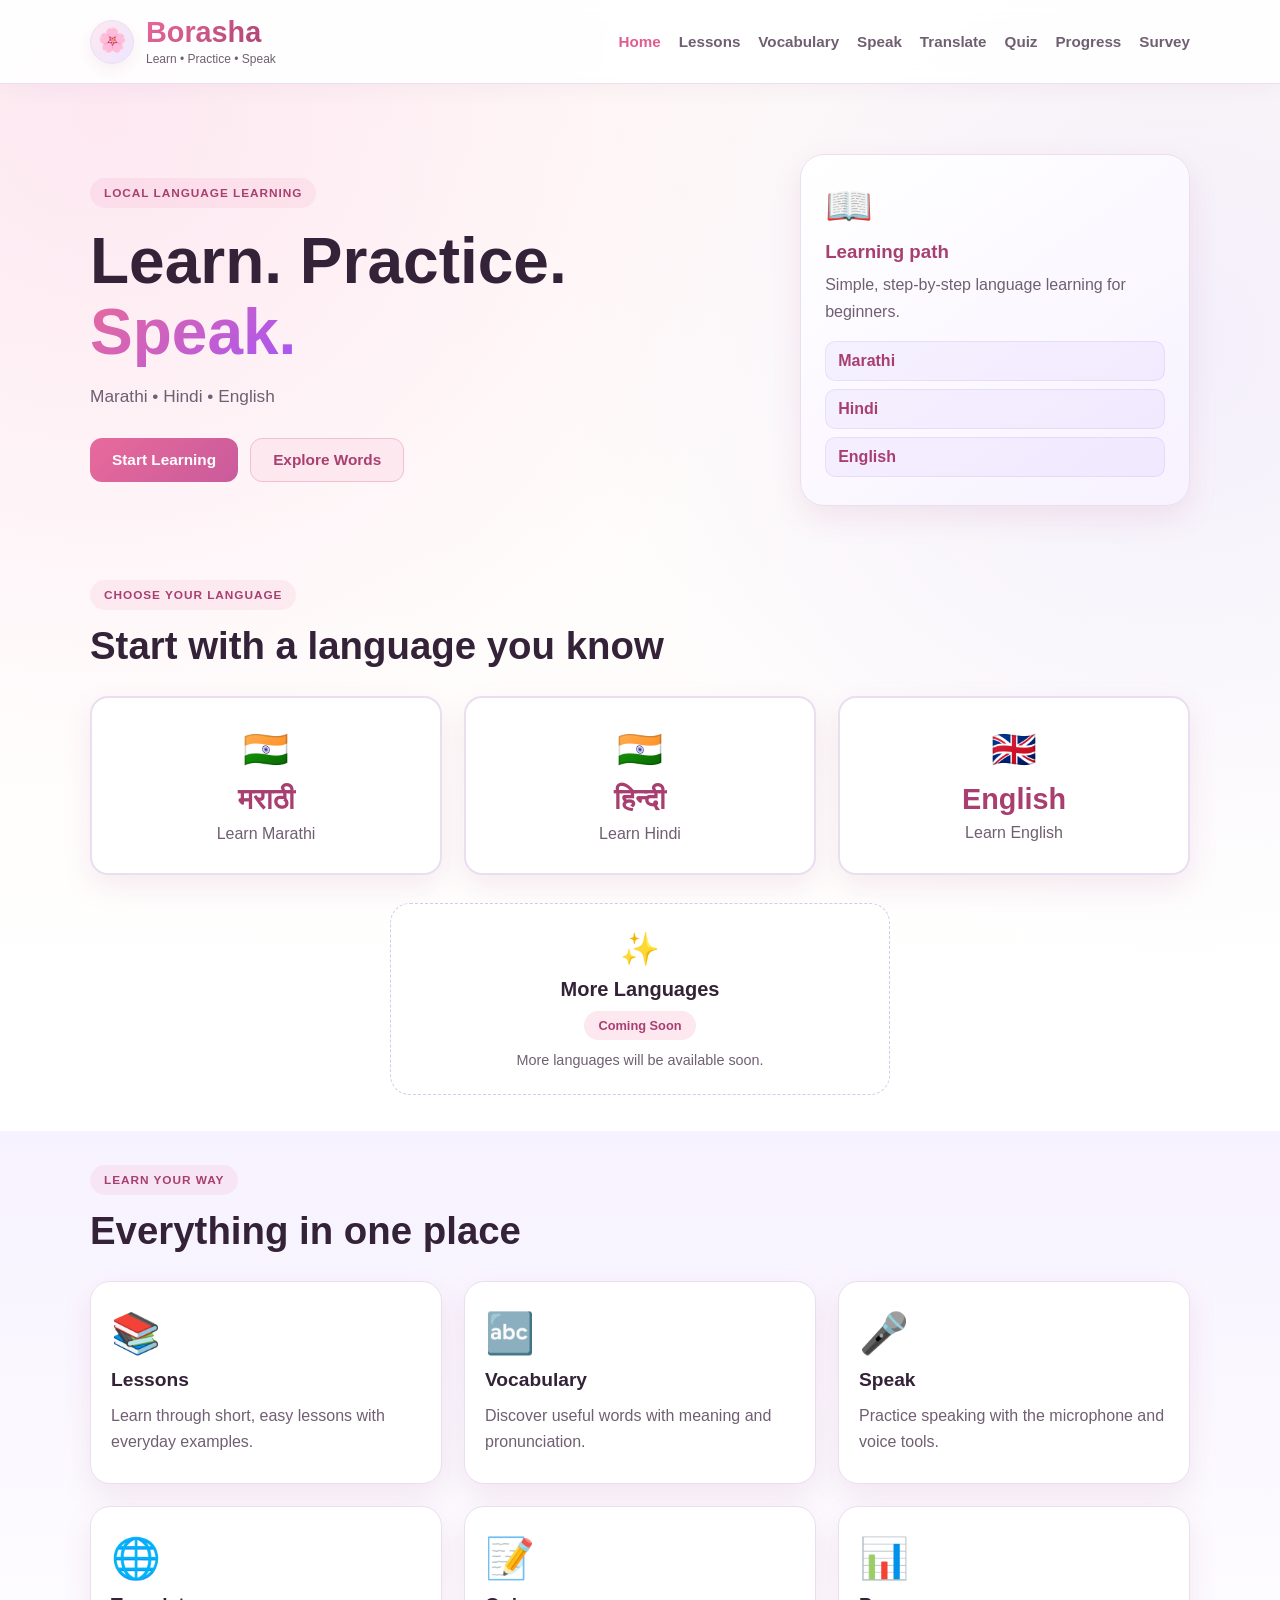
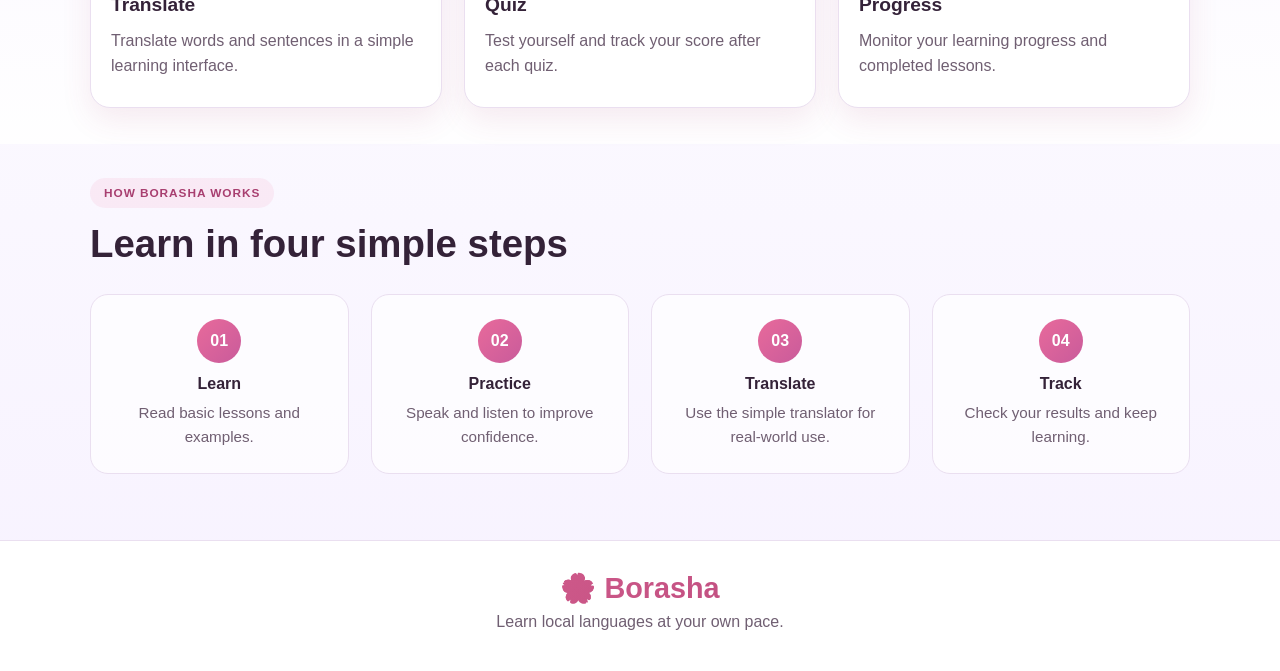
<file: index.html>
<!DOCTYPE html>
<html lang="en">
<head>
    <meta charset="UTF-8">
    <meta name="viewport" content="width=device-width, initial-scale=1.0">
    <title>Borasha | Learn Local Languages</title>
    <link rel="stylesheet" href="css/style.css">
</head>
<body>
    <header class="site-header">
        <div class="container header-inner">
            <div class="brand">
                <div class="brand-mark" aria-label="Borasha flower logo">🌸</div>
                <div>
                    <h1>Borasha</h1>
                    <small>Learn • Practice • Speak</small>
                </div>
            </div>

            <nav class="main-nav">
                <a href="index.html" class="active">Home</a>
                <a href="lessons.html">Lessons</a>
                <a href="vocabulary.html">Vocabulary</a>
                <a href="practice.html">Speak</a>
                <a href="translator.html">Translate</a>
                <a href="quiz.html">Quiz</a>
                <a href="progress.html">Progress</a>
                <a href="feedback.html">Survey</a>
            </nav>
        </div>
    </header>

    <main>
        <section class="hero">
            <div class="container hero-layout">
                <div class="hero-content">
                    <span class="eyebrow">Local Language Learning</span>
                    <h2>Learn. Practice. <span>Speak.</span></h2>
                    <p>Marathi • Hindi • English</p>

                    <div class="button-row">
                        <a href="lessons.html" class="btn btn-primary">Start Learning</a>
                        <a href="vocabulary.html" class="btn btn-secondary">Explore Words</a>
                    </div>
                </div>

                <div class="hero-panel">
                    <div class="panel-icon">📖</div>
                    <h3>Learning path</h3>
                    <p>Simple, step-by-step language learning for beginners.</p>
                    <ul>
                        <li>Marathi</li>
                        <li>Hindi</li>
                        <li>English</li>
                    </ul>
                </div>
            </div>
        </section>

        <section class="section">
            <div class="container">
                <div class="section-head">
                    <span class="eyebrow">Choose Your Language</span>
                    <h3>Start with a language you know</h3>
                </div>

                <div class="language-grid">
                    <div class="lang-card" onclick="selectLanguage('Marathi')">
                        <div class="lang-flag">🇮🇳</div>
                        <h4>मराठी</h4>
                        <p>Learn Marathi</p>
                    </div>

                    <div class="lang-card" onclick="selectLanguage('Hindi')">
                        <div class="lang-flag">🇮🇳</div>
                        <h4>हिन्दी</h4>
                        <p>Learn Hindi</p>
                    </div>

                    <div class="lang-card" onclick="selectLanguage('English')">
                        <div class="lang-flag">🇬🇧</div>
                        <h4>English</h4>
                        <p>Learn English</p>
                    </div>
                </div>

                <div class="coming-soon">
                    <div class="coming-soon-card">
                        <span class="coming-icon">✨</span>
                        <h4>More Languages</h4>
                        <span class="coming-badge">Coming Soon</span>
                        <p>More languages will be available soon.</p>
                    </div>
                </div>
            </div>
        </section>

        <section class="section alt-bg">
            <div class="container">
                <div class="section-head">
                    <span class="eyebrow">Learn Your Way</span>
                    <h3>Everything in one place</h3>
                </div>

                <div class="feature-grid">
                    <a href="lessons.html" class="feature-card">
                        <div class="feature-icon">📚</div>
                        <h4>Lessons</h4>
                        <p>Learn through short, easy lessons with everyday examples.</p>
                    </a>

                    <a href="vocabulary.html" class="feature-card">
                        <div class="feature-icon">🔤</div>
                        <h4>Vocabulary</h4>
                        <p>Discover useful words with meaning and pronunciation.</p>
                    </a>

                    <a href="practice.html" class="feature-card">
                        <div class="feature-icon">🎤</div>
                        <h4>Speak</h4>
                        <p>Practice speaking with the microphone and voice tools.</p>
                    </a>

                    <a href="translator.html" class="feature-card">
                        <div class="feature-icon">🌐</div>
                        <h4>Translate</h4>
                        <p>Translate words and sentences in a simple learning interface.</p>
                    </a>

                    <a href="quiz.html" class="feature-card">
                        <div class="feature-icon">📝</div>
                        <h4>Quiz</h4>
                        <p>Test yourself and track your score after each quiz.</p>
                    </a>

                    <a href="progress.html" class="feature-card">
                        <div class="feature-icon">📊</div>
                        <h4>Progress</h4>
                        <p>Monitor your learning progress and completed lessons.</p>
                    </a>
                </div>
            </div>
        </section>

        <section class="section">
            <div class="container">
                <div class="section-head">
                    <span class="eyebrow">How Borasha Works</span>
                    <h3>Learn in four simple steps</h3>
                </div>

                <div class="steps-grid">
                    <div class="step-card">
                        <span>01</span>
                        <h4>Learn</h4>
                        <p>Read basic lessons and examples.</p>
                    </div>

                    <div class="step-card">
                        <span>02</span>
                        <h4>Practice</h4>
                        <p>Speak and listen to improve confidence.</p>
                    </div>

                    <div class="step-card">
                        <span>03</span>
                        <h4>Translate</h4>
                        <p>Use the simple translator for real-world use.</p>
                    </div>

                    <div class="step-card">
                        <span>04</span>
                        <h4>Track</h4>
                        <p>Check your results and keep learning.</p>
                    </div>
                </div>
            </div>
        </section>
    </main>

    <footer class="site-footer">
        <div class="container footer-inner">
            <h3>🌸 Borasha</h3>
            <p>Learn local languages at your own pace.</p>
        </div>
    </footer>

    <script src="js/script.js"></script>
</body>
</html>
</file>
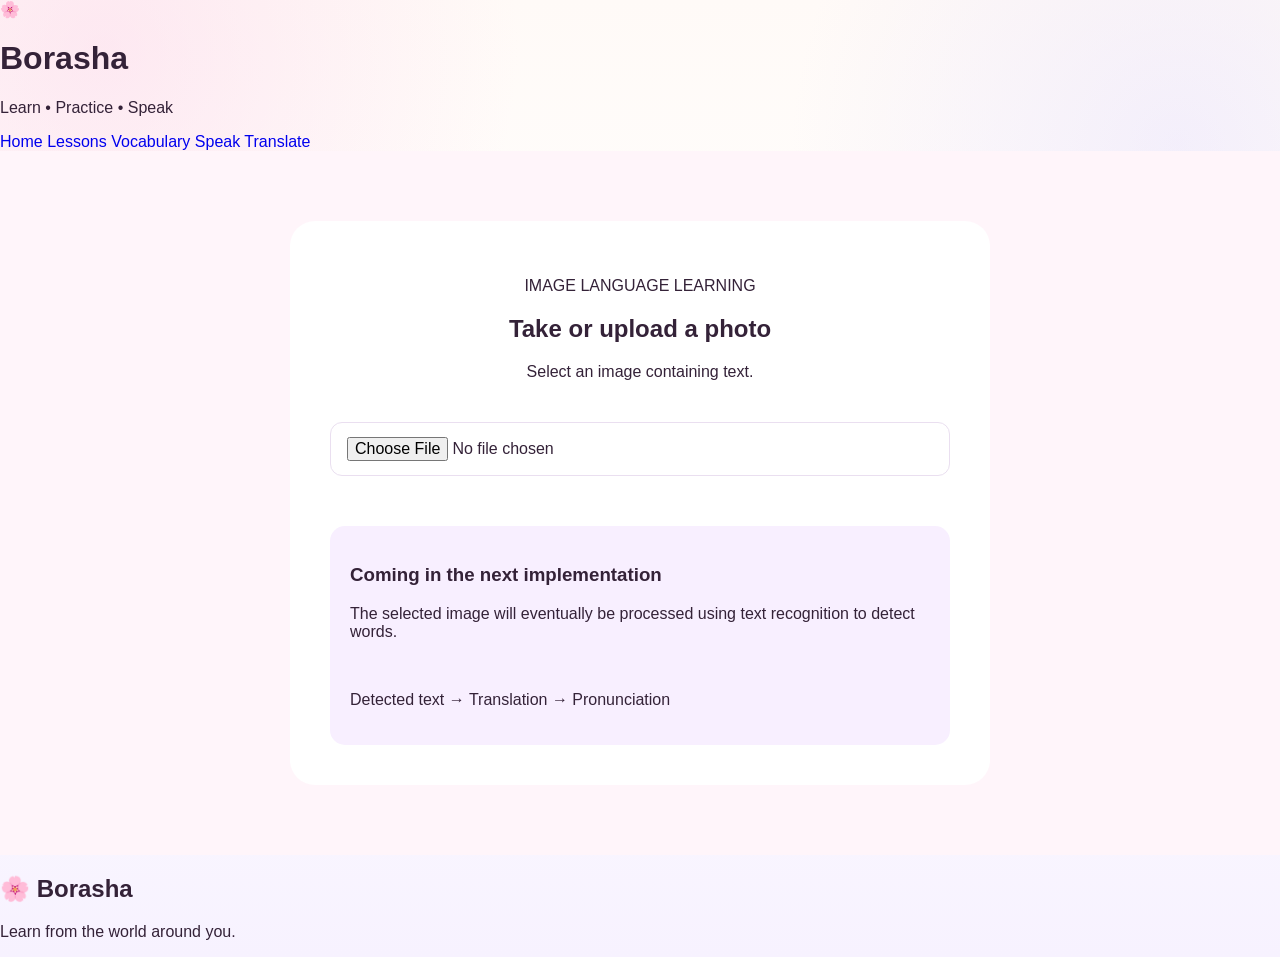
<file: camera.html>
<!DOCTYPE html>
<html lang="en">

<head>

    <meta charset="UTF-8">

    <meta name="viewport" content="width=device-width, initial-scale=1.0">

    <title>Borasha | Camera & Image</title>

    <link rel="stylesheet" href="css/style.css">

    <style>

        .camera-page {
            padding: 70px 7%;
            background: #fff5fa;
            min-height: 75vh;
        }

        .camera-box {
            max-width: 700px;
            margin: auto;
            background: white;
            padding: 40px;
            border-radius: 25px;
            text-align: center;
        }

        .camera-box input {
            margin: 25px 0;
        }

        #imagePreview {
            display: none;
            max-width: 100%;
            max-height: 350px;
            margin: 25px auto;
            border-radius: 15px;
        }

        .info-box {
            background: #f8efff;
            padding: 20px;
            border-radius: 15px;
            margin-top: 25px;
            text-align: left;
        }

        .camera-button {
            border: none;
            background: #c4478b;
            color: white;
            padding: 12px 20px;
            border-radius: 10px;
            cursor: pointer;
        }

    </style>

</head>

<body>

    <header class="header">

        <div class="logo">

            <span class="logo-icon">🌸</span>

            <div>
                <h1>Borasha</h1>
                <p>Learn • Practice • Speak</p>
            </div>

        </div>

        <nav class="navbar">

            <a href="index.html">Home</a>
            <a href="lessons.html">Lessons</a>
            <a href="vocabulary.html">Vocabulary</a>
            <a href="practice.html">Speak</a>
            <a href="translator.html">Translate</a>

        </nav>

    </header>


    <main class="camera-page">

        <div class="camera-box">

            <p class="small-title">
                IMAGE LANGUAGE LEARNING
            </p>

            <h2>Take or upload a photo</h2>

            <p>
                Select an image containing text.
            </p>


            <!--
                On mobile devices, capture="environment"
                can request the rear camera.
            -->

            <input
                type="file"
                accept="image/*"
                capture="environment"
                onchange="previewImage(event)">


            <img
                id="imagePreview"
                alt="Selected image">


            <div class="info-box">

                <h3>Coming in the next implementation</h3>

                <p>
                    The selected image will eventually be processed
                    using text recognition to detect words.
                </p>

                <br>

                <p>
                    Detected text → Translation → Pronunciation
                </p>

            </div>

        </div>

    </main>


    <footer class="footer">

        <h2>🌸 Borasha</h2>

        <p>Learn from the world around you.</p>

    </footer>


    <script src="js/script.js"></script>

</body>

</html>
</file>
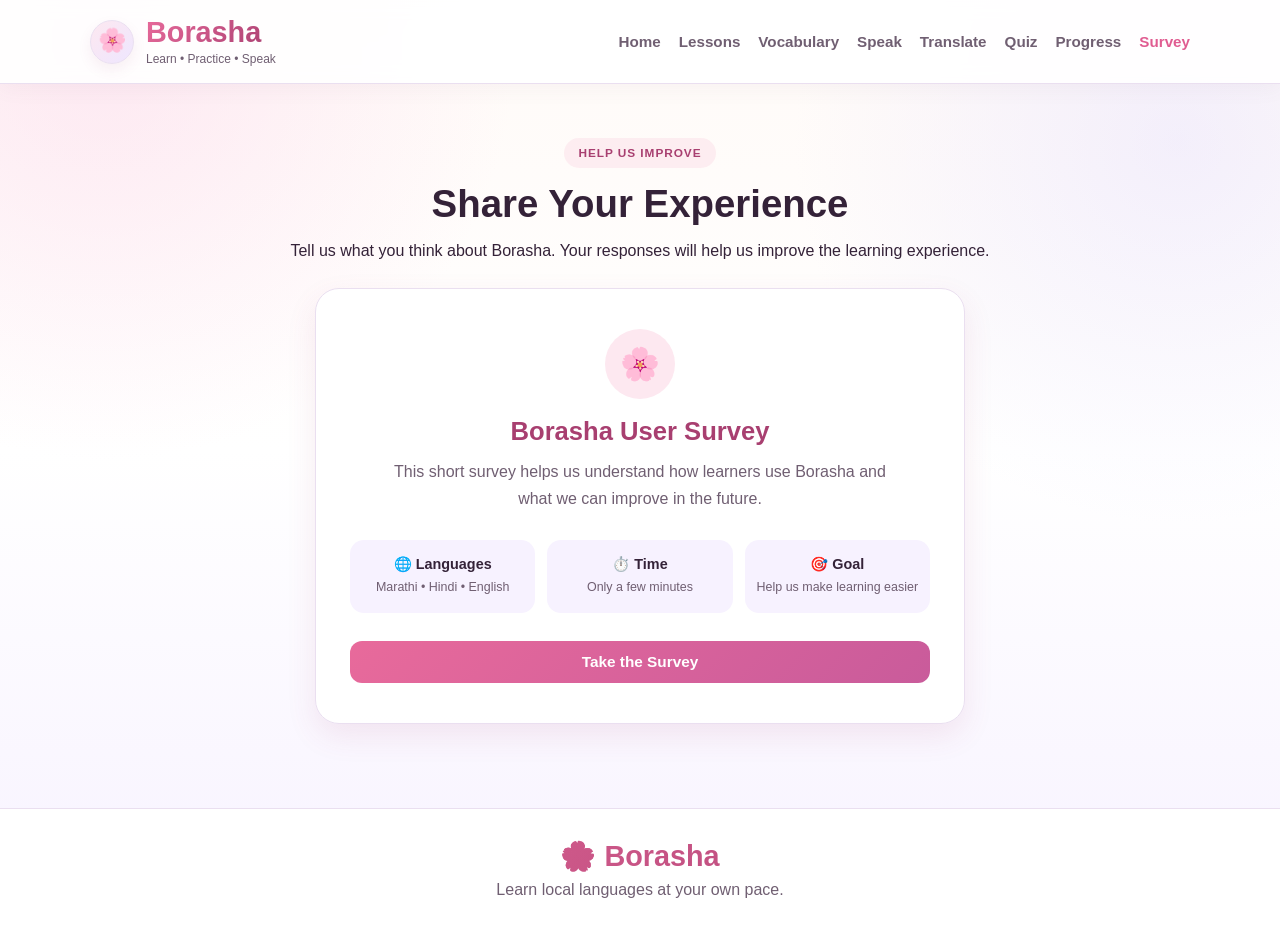
<file: feedback.html>
<!DOCTYPE html>
<html lang="en">
<head>
    <meta charset="UTF-8">
    <meta name="viewport" content="width=device-width, initial-scale=1.0">
    <title>Borasha | Survey</title>
    <link rel="stylesheet" href="css/style.css">
</head>
<body>
    <header class="site-header">
        <div class="container header-inner">
            <div class="brand">
                <div class="brand-mark" aria-label="Borasha flower logo">🌸</div>
                <div>
                    <h1>Borasha</h1>
                    <small>Learn • Practice • Speak</small>
                </div>
            </div>

            <nav class="main-nav">
                <a href="index.html">Home</a>
                <a href="lessons.html">Lessons</a>
                <a href="vocabulary.html">Vocabulary</a>
                <a href="practice.html">Speak</a>
                <a href="translator.html">Translate</a>
                <a href="quiz.html">Quiz</a>
                <a href="progress.html">Progress</a>
                <a href="feedback.html" class="active">Survey</a>
            </nav>
        </div>
    </header>

    <main class="container page-section">
        <div class="section-head center">
            <span class="eyebrow">Help Us Improve</span>
            <h3>Share Your Experience</h3>
            <p>
                Tell us what you think about Borasha.
                Your responses will help us improve the learning experience.
            </p>
        </div>

        <div class="survey-card">
            <div class="survey-icon">🌸</div>

            <h4>Borasha User Survey</h4>

            <p>
                This short survey helps us understand how learners use
                Borasha and what we can improve in the future.
            </p>

            <div class="survey-info">
                <div>
                    <strong>🌐 Languages</strong>
                    <span>Marathi • Hindi • English</span>
                </div>

                <div>
                    <strong>⏱️ Time</strong>
                    <span>Only a few minutes</span>
                </div>

                <div>
                    <strong>🎯 Goal</strong>
                    <span>Help us make learning easier</span>
                </div>
            </div>

            <a
                href="https://docs.google.com/forms/d/e/1FAIpQLSfYl-WagyLDKKoXPWhpg3Iz_uiZv2CvNPw_cWNtZUI1n4ZyVw/viewform"
                target="_blank"
                class="btn btn-primary survey-button"
            >
                Take the Survey
            </a>
        </div>
    </main>

    <footer class="site-footer">
        <div class="container footer-inner">
            <h3>🌸 Borasha</h3>
            <p>Learn local languages at your own pace.</p>
        </div>
    </footer>

    <script src="js/script.js"></script>
</body>
</html>
</file>
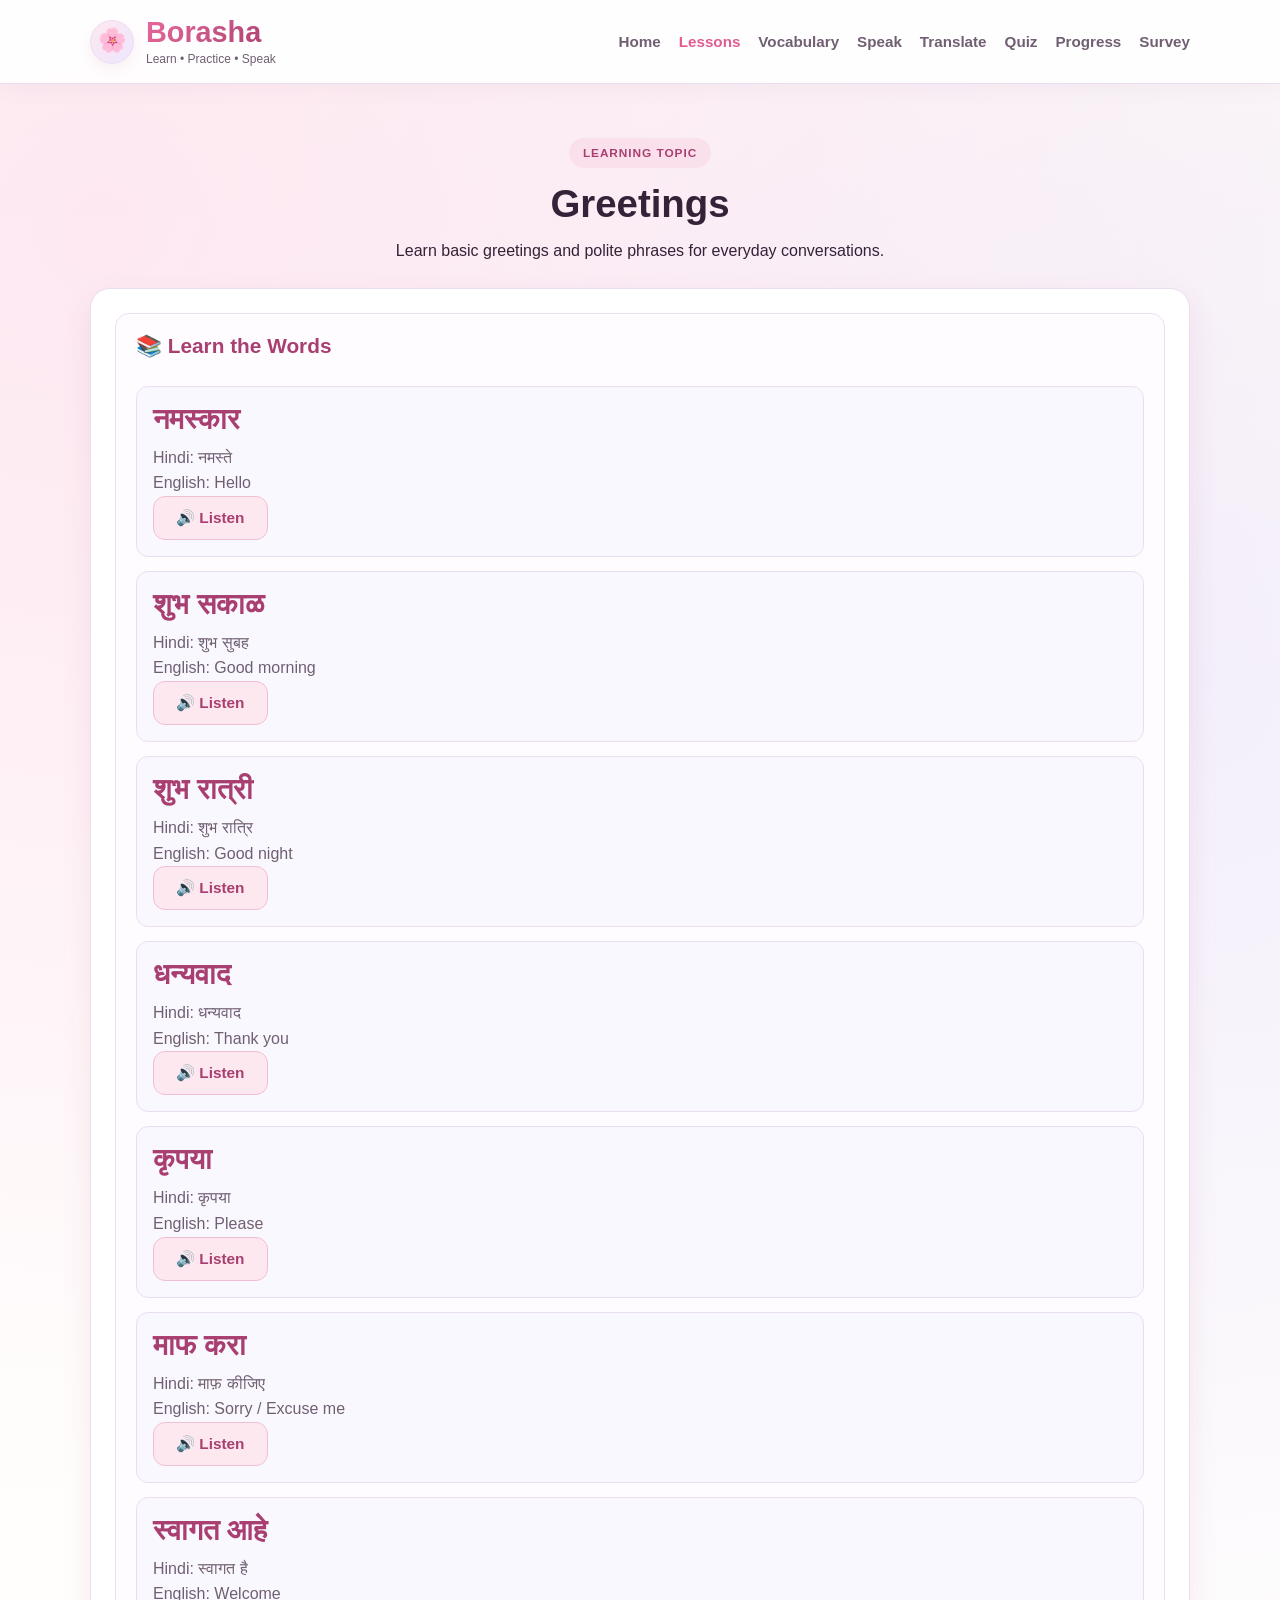
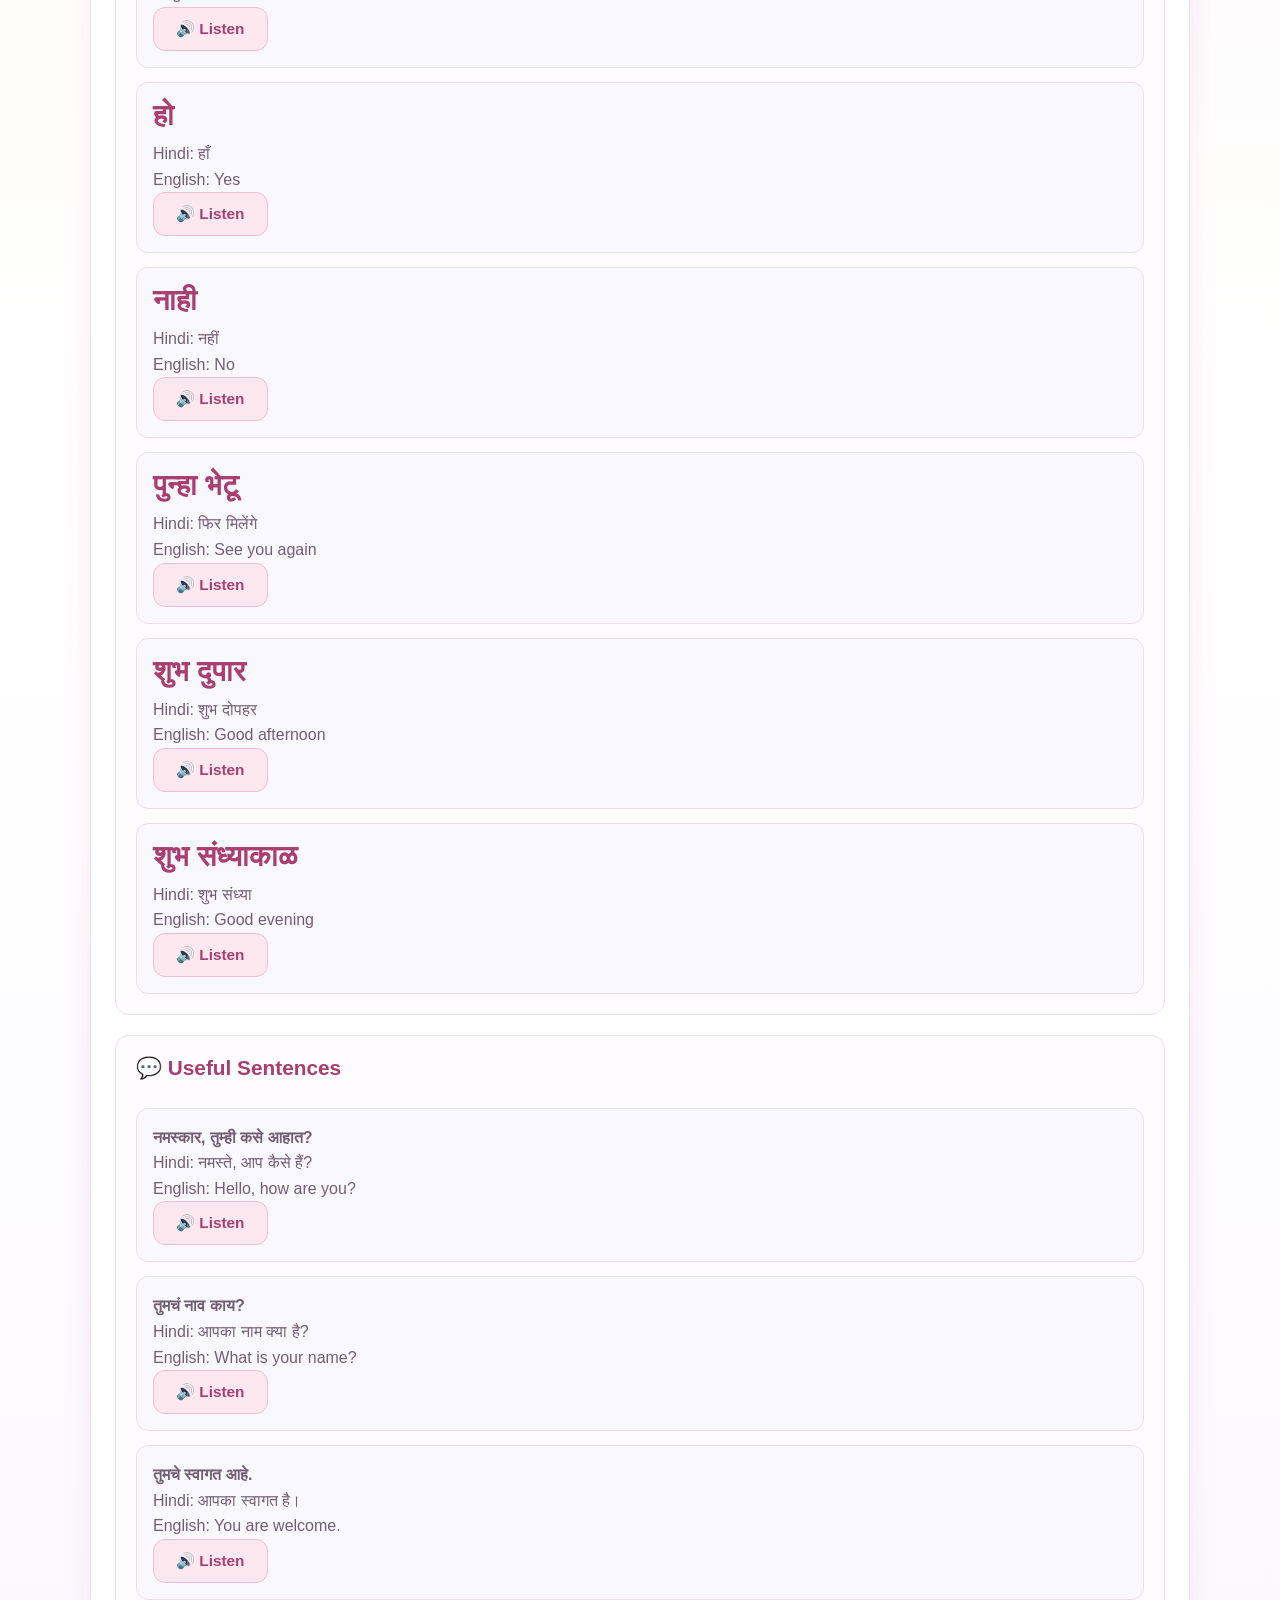
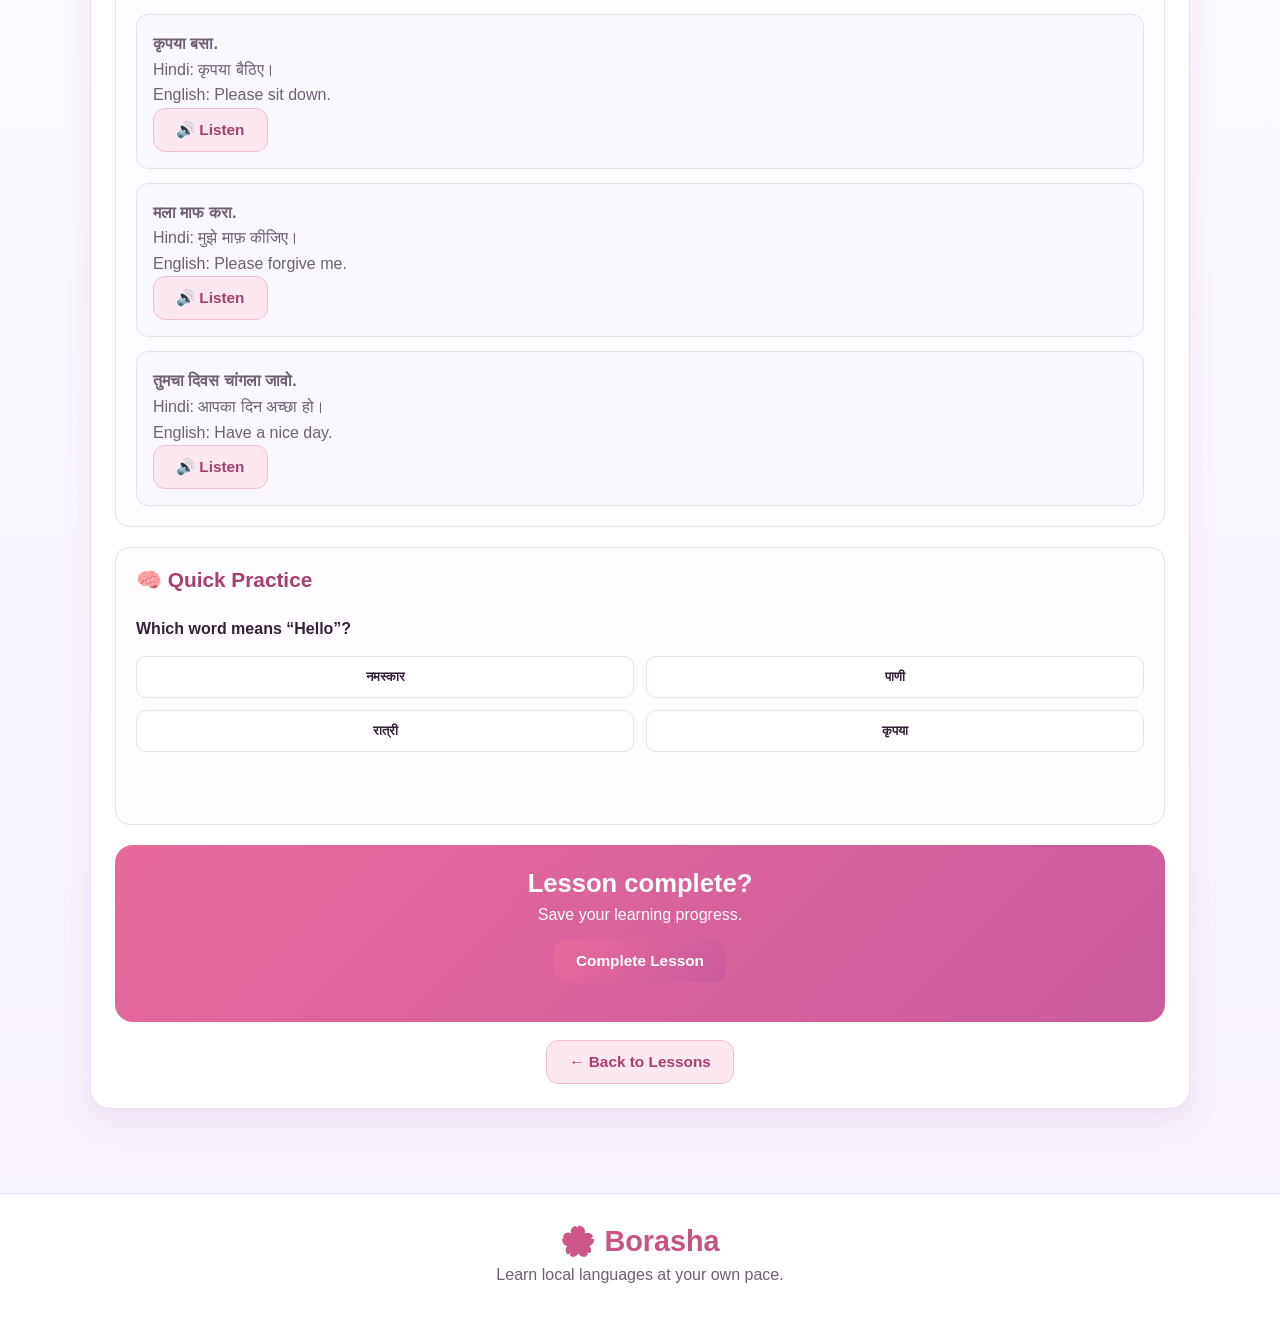
<file: lesson.html>
<!DOCTYPE html>
<html lang="en">
<head>
    <meta charset="UTF-8">
    <meta name="viewport" content="width=device-width, initial-scale=1.0">
    <title>Borasha | Lesson</title>
    <link rel="stylesheet" href="css/style.css">
</head>
<body>
    <header class="site-header">
        <div class="container header-inner">
            <div class="brand">
                <div class="brand-mark" aria-label="Borasha flower logo">🌸</div>
                <div>
                    <h1>Borasha</h1>
                    <small>Learn • Practice • Speak</small>
                </div>
            </div>

            <nav class="main-nav">
                <a href="index.html">Home</a>
                <a href="lessons.html" class="active">Lessons</a>
                <a href="vocabulary.html">Vocabulary</a>
                <a href="practice.html">Speak</a>
                <a href="translator.html">Translate</a>
                <a href="quiz.html">Quiz</a>
                <a href="progress.html">Progress</a>
                <a href="feedback.html">Survey</a>
            </nav>
        </div>
    </header>

    <main class="container page-section">
        <div class="section-head center">
            <span class="eyebrow">Learning Topic</span>
            <h3 id="lesson-title">Lesson</h3>
            <p id="lesson-description">Loading lesson...</p>
        </div>

        <div class="lesson-page-card">
            <section class="lesson-box">
                <h4>📚 Learn the Words</h4>
                <div id="word-list" class="word-list"></div>
            </section>

            <section class="lesson-box">
                <h4>💬 Useful Sentences</h4>
                <div id="sentence-list" class="sentence-list"></div>
            </section>

            <section class="lesson-box">
                <h4>🧠 Quick Practice</h4>
                <p id="question-text" class="question-text"></p>
                <div id="answer-buttons" class="answer-buttons"></div>
                <p id="practice-result" class="practice-result"></p>
            </section>

            <div class="complete-panel">
                <h4>Lesson complete?</h4>
                <p>Save your learning progress.</p>
                <button class="btn btn-primary" onclick="finishLesson()">Complete Lesson</button>
                <p id="completion-message" class="completion-message"></p>
            </div>

            <div class="back-link-wrap">
                <a href="lessons.html" class="btn btn-secondary">← Back to Lessons</a>
            </div>
        </div>
    </main>

    <footer class="site-footer">
        <div class="container footer-inner">
            <h3>🌸 Borasha</h3>
            <p>Learn local languages at your own pace.</p>
        </div>
    </footer>

    <script src="js/script.js"></script>
</body>
</html>
</file>
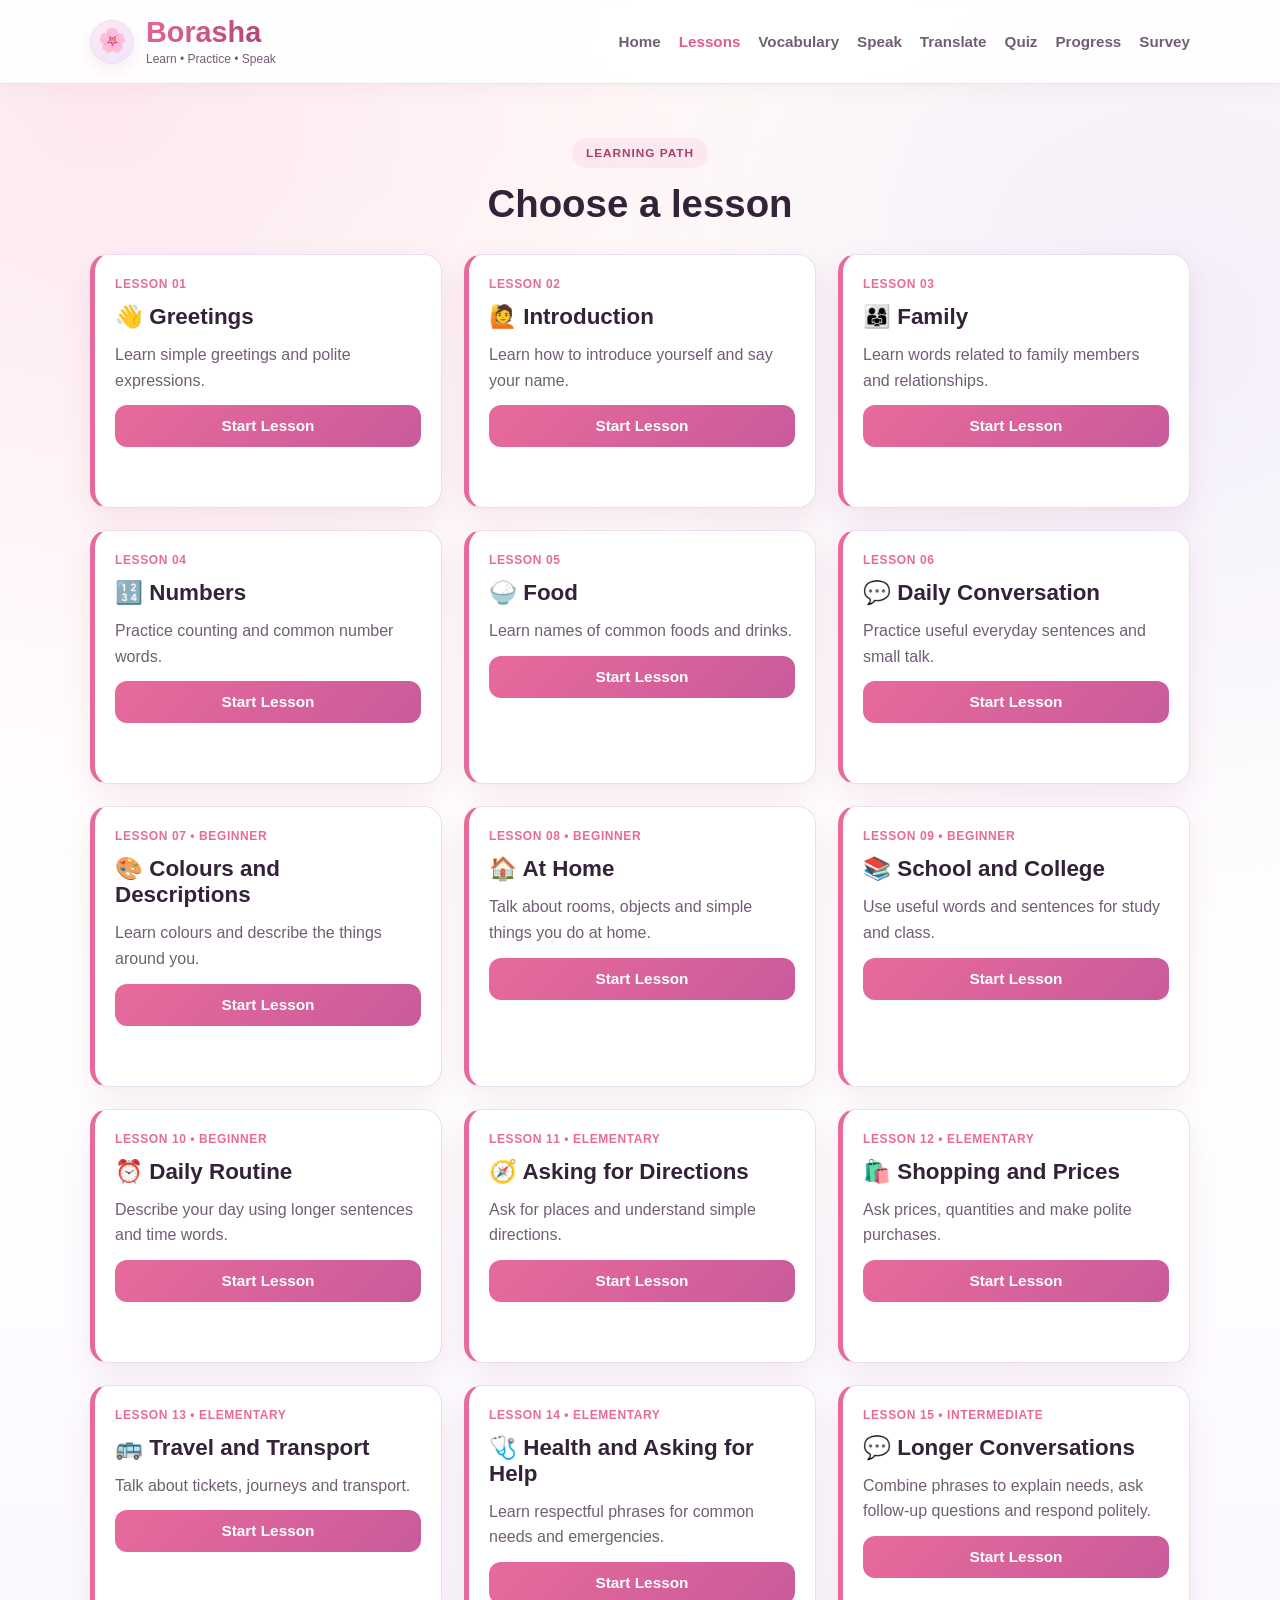
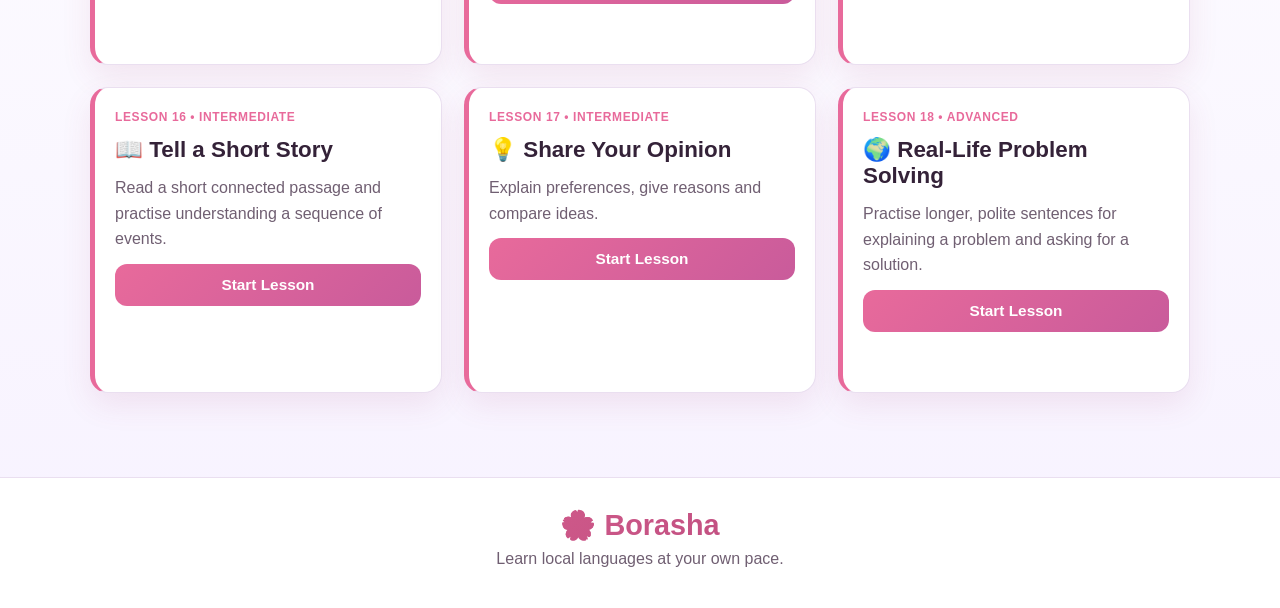
<file: lessons.html>
<!DOCTYPE html>
<html lang="en">
<head>
    <meta charset="UTF-8">
    <meta name="viewport" content="width=device-width, initial-scale=1.0">
    <title>Borasha | Lessons</title>
    <link rel="stylesheet" href="css/style.css">
</head>
<body>
    <header class="site-header">
        <div class="container header-inner">
            <div class="brand">
                <div class="brand-mark" aria-label="Borasha flower logo">🌸</div>
                <div>
                    <h1>Borasha</h1>
                    <small>Learn • Practice • Speak</small>
                </div>
            </div>

            <nav class="main-nav">
                <a href="index.html">Home</a>
                <a href="lessons.html" class="active">Lessons</a>
                <a href="vocabulary.html">Vocabulary</a>
                <a href="practice.html">Speak</a>
                <a href="translator.html">Translate</a>
                <a href="quiz.html">Quiz</a>
                <a href="progress.html">Progress</a>
                <a href="feedback.html">Survey</a>
            </nav>
        </div>
    </header>

    <main class="container page-section">
        <div class="section-head center">
            <span class="eyebrow">Learning Path</span>
            <h3>Choose a lesson</h3>
        </div>

        <div class="lesson-grid">
            <article class="lesson-card" id="lesson-greetings">
                <span class="lesson-number">Lesson 01</span>
                <h4>👋 Greetings</h4>
                <p>Learn simple greetings and polite expressions.</p>
                <a href="lesson.html?lesson=greetings" class="btn btn-primary">Start Lesson</a>
                <div class="status" id="status-greetings"></div>
            </article>

            <article class="lesson-card" id="lesson-introduction">
                <span class="lesson-number">Lesson 02</span>
                <h4>🙋 Introduction</h4>
                <p>Learn how to introduce yourself and say your name.</p>
                <a href="lesson.html?lesson=introduction" class="btn btn-primary">Start Lesson</a>
                <div class="status" id="status-introduction"></div>
            </article>

            <article class="lesson-card" id="lesson-family">
                <span class="lesson-number">Lesson 03</span>
                <h4>👨‍👩‍👧 Family</h4>
                <p>Learn words related to family members and relationships.</p>
                <a href="lesson.html?lesson=family" class="btn btn-primary">Start Lesson</a>
                <div class="status" id="status-family"></div>
            </article>

            <article class="lesson-card" id="lesson-numbers">
                <span class="lesson-number">Lesson 04</span>
                <h4>🔢 Numbers</h4>
                <p>Practice counting and common number words.</p>
                <a href="lesson.html?lesson=numbers" class="btn btn-primary">Start Lesson</a>
                <div class="status" id="status-numbers"></div>
            </article>

            <article class="lesson-card" id="lesson-food">
                <span class="lesson-number">Lesson 05</span>
                <h4>🍚 Food</h4>
                <p>Learn names of common foods and drinks.</p>
                <a href="lesson.html?lesson=food" class="btn btn-primary">Start Lesson</a>
                <div class="status" id="status-food"></div>
            </article>

            <article class="lesson-card" id="lesson-daily">
                <span class="lesson-number">Lesson 06</span>
                <h4>💬 Daily Conversation</h4>
                <p>Practice useful everyday sentences and small talk.</p>
                <a href="lesson.html?lesson=daily" class="btn btn-primary">Start Lesson</a>
                <div class="status" id="status-daily"></div>
            </article>
        </div>
    </main>

    <footer class="site-footer">
        <div class="container footer-inner">
            <h3>🌸 Borasha</h3>
            <p>Learn local languages at your own pace.</p>
        </div>
    </footer>

    <script src="js/script.js"></script>
    <script>
        const lessonNames = orderedLessonIds;

        const lessonGrid = document.querySelector(".lesson-grid");
        const lessonEmojis = {
            colours:"🎨", home:"🏠", school:"📚", dailyRoutine:"⏰", directions:"🧭",
            shopping:"🛍️", travel:"🚌", health:"🩺", conversations:"💬",
            storytelling:"📖", opinions:"💡", realLife:"🌍"
        };
        const existingLessonIds = new Set(["greetings", "introduction", "family", "numbers", "food", "daily"]);
        orderedLessonIds.forEach(function (lesson, index) {
            if (existingLessonIds.has(lesson)) return;
            const data = lessonData[lesson];
            if (!data || !lessonGrid) return;
            const article = document.createElement("article");
            article.className = "lesson-card";
            article.id = "lesson-" + lesson;
            article.innerHTML = `
                <span class="lesson-number">Lesson ${String(index + 1).padStart(2, "0")} • ${data.level}</span>
                <h4>${lessonEmojis[lesson] || "📘"} ${data.title}</h4>
                <p>${data.description}</p>
                <a href="lesson.html?lesson=${lesson}" class="btn btn-primary">Start Lesson</a>
                <div class="status" id="status-${lesson}"></div>
            `;
            lessonGrid.appendChild(article);
        });

        lessonNames.forEach(function (lesson) {
            if (isLessonCompleted(lesson)) {
                const card = document.getElementById("lesson-" + lesson);
                const status = document.getElementById("status-" + lesson);

                if (card) card.classList.add("completed");
                if (status) status.innerHTML = '<span class="done-tag">✓ Completed</span>';
            }
        });
    </script>
</body>
</html>
</file>
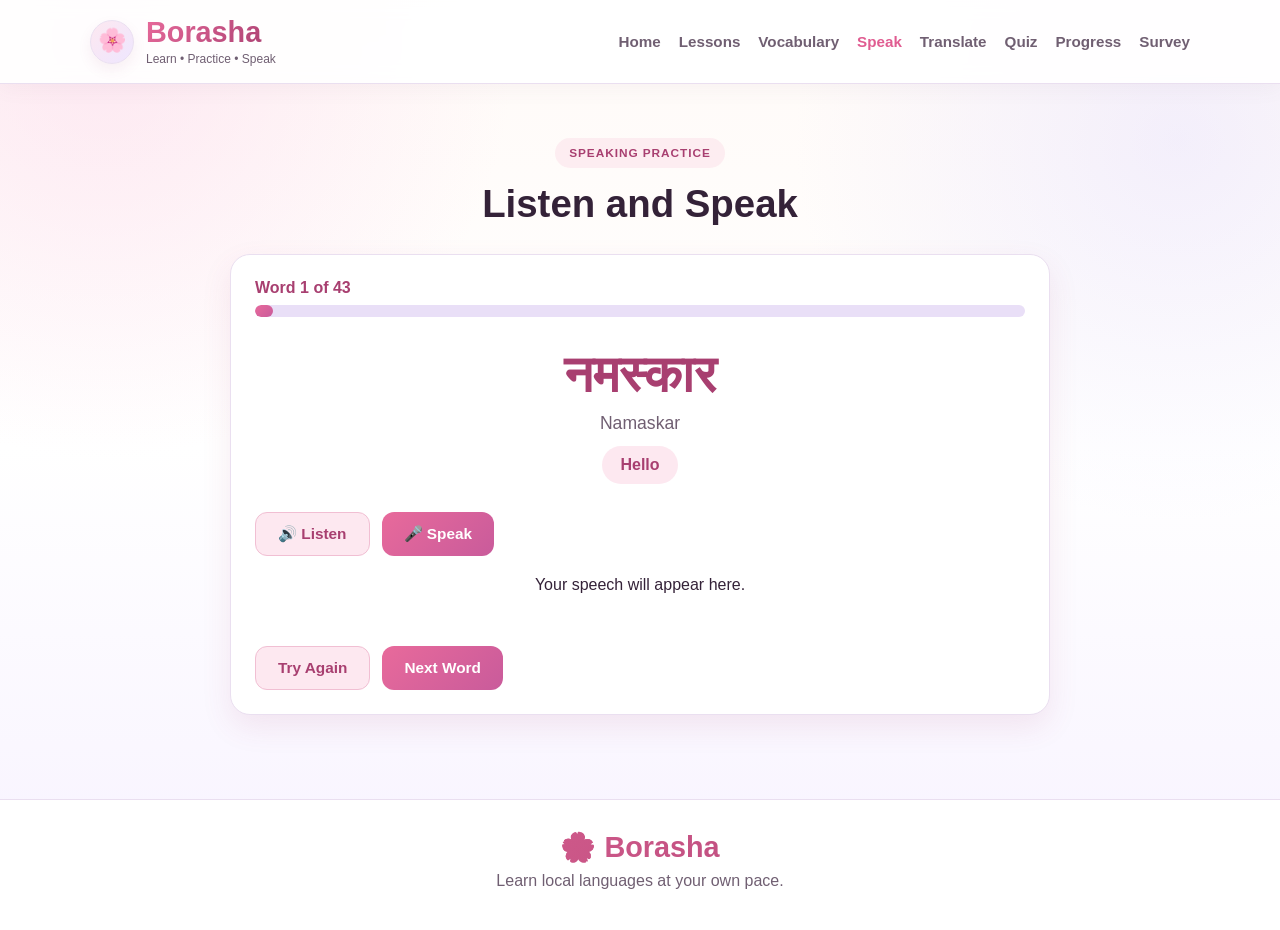
<file: practice.html>
<!DOCTYPE html>
<html lang="en">
<head>
    <meta charset="UTF-8">
    <meta name="viewport" content="width=device-width, initial-scale=1.0">
    <title>Borasha | Speaking Practice</title>
    <link rel="stylesheet" href="css/style.css">
</head>
<body>
    <header class="site-header">
        <div class="container header-inner">
            <div class="brand">
                <div class="brand-mark" aria-label="Borasha flower logo">🌸</div>
                <div>
                    <h1>Borasha</h1>
                    <small>Learn • Practice • Speak</small>
                </div>
            </div>

            <nav class="main-nav">
                <a href="index.html">Home</a>
                <a href="lessons.html">Lessons</a>
                <a href="vocabulary.html">Vocabulary</a>
                <a href="practice.html" class="active">Speak</a>
                <a href="translator.html">Translate</a>
                <a href="quiz.html">Quiz</a>
                <a href="progress.html">Progress</a>
                <a href="feedback.html">Survey</a>
            </nav>
        </div>
    </header>

    <main class="container page-section">
        <div class="section-head center">
            <span class="eyebrow">Speaking Practice</span>
            <h3>Listen and Speak</h3>
        </div>

        <div class="card-panel practice-box">
            <div class="progress-wrap">
                <div id="practiceProgressText" class="progress-label">Word 1 of 10</div>
                <div class="progress-bar">
                    <div id="practiceProgressFill" class="progress-fill"></div>
                </div>
            </div>

            <div class="practice-word-box">
                <div id="targetWord" class="target-word">नमस्कार</div>
                <div id="pronunciation" class="pronunciation">Namaskar</div>
                <div id="meaning" class="meaning-badge">Hello</div>
            </div>

            <div class="button-row practice-buttons">
                <button id="listenButton" class="btn btn-secondary">🔊 Listen</button>
                <button id="speakButton" class="btn btn-primary">🎤 Speak</button>
            </div>

            <div class="speech-output">
                <p id="speechResult">Your speech will appear here.</p>
                <p id="speechFeedback" class="feedback-message"></p>
            </div>

            <div class="button-row practice-buttons">
                <button id="tryButton" class="btn btn-secondary">Try Again</button>
                <button id="nextButton" class="btn btn-primary">Next Word</button>
            </div>
        </div>
    </main>

    <footer class="site-footer">
        <div class="container footer-inner">
            <h3>🌸 Borasha</h3>
            <p>Learn local languages at your own pace.</p>
        </div>
    </footer>

    <script src="js/script.js?v=3"></script>
</body>
</html>
</file>
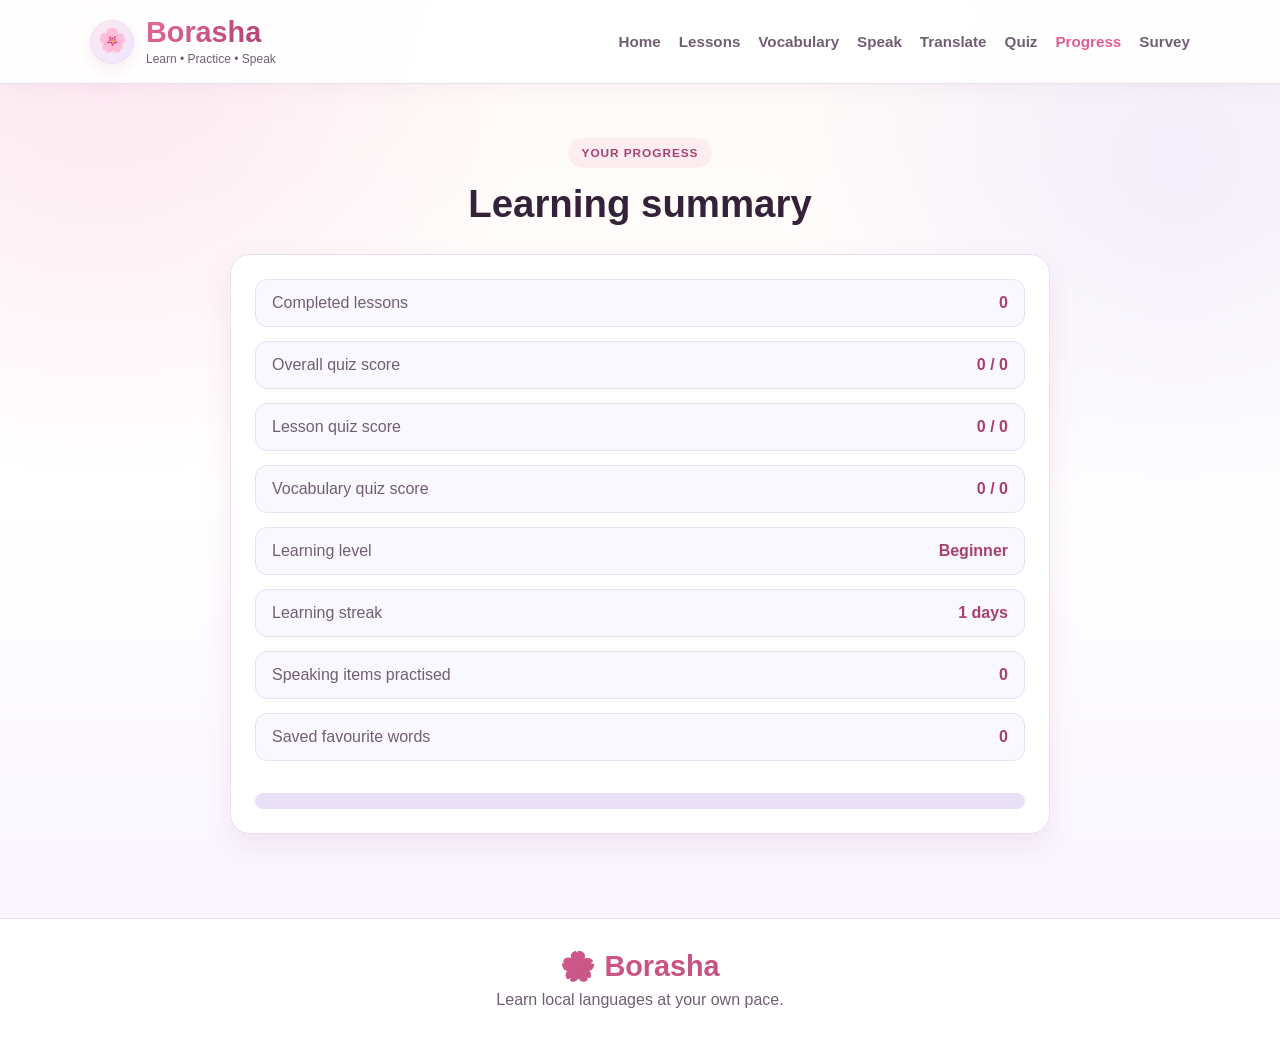
<file: progress.html>
<!DOCTYPE html>
<html lang="en">
<head>
    <meta charset="UTF-8">
    <meta name="viewport" content="width=device-width, initial-scale=1.0">
    <title>Borasha | Progress</title>
    <link rel="stylesheet" href="css/style.css">
</head>
<body>
    <header class="site-header">
        <div class="container header-inner">
            <div class="brand">
                <div class="brand-mark" aria-label="Borasha flower logo">🌸</div>
                <div>
                    <h1>Borasha</h1>
                    <small>Learn • Practice • Speak</small>
                </div>
            </div>

            <nav class="main-nav">
                <a href="index.html">Home</a>
                <a href="lessons.html">Lessons</a>
                <a href="vocabulary.html">Vocabulary</a>
                <a href="practice.html">Speak</a>
                <a href="translator.html">Translate</a>
                <a href="quiz.html">Quiz</a>
                <a href="progress.html" class="active">Progress</a>
                <a href="feedback.html">Survey</a>
            </nav>
        </div>
    </header>

    <main class="container page-section">
        <div class="section-head center">
            <span class="eyebrow">Your Progress</span>
            <h3>Learning summary</h3>
        </div>

        <div class="card-panel progress-panel">
            <div class="progress-row">
                <span>Completed lessons</span>
                <strong id="completedLessonsCount">0</strong>
            </div>
            <div class="progress-row">
                <span>Overall quiz score</span>
                <strong id="quizScoreText">0 / 0</strong>
            </div>
            <div class="progress-row">
                <span>Lesson quiz score</span>
                <strong id="lessonQuizScore">0 / 0</strong>
            </div>
            <div class="progress-row">
                <span>Vocabulary quiz score</span>
                <strong id="vocabularyQuizScore">0 / 0</strong>
            </div>
            <div class="progress-row">
                <span>Learning level</span>
                <strong id="learningLevel">Beginner</strong>
            </div>
            <div class="progress-row">
                <span>Learning streak</span>
                <strong id="learningStreak">0 days</strong>
            </div>
            <div class="progress-row">
                <span>Speaking items practised</span>
                <strong id="speakingPracticeCount">0</strong>
            </div>
            <div class="progress-row">
                <span>Saved favourite words</span>
                <strong id="savedWordsCount">0</strong>
            </div>

            <div class="progress-bar large">
                <div id="overallProgress" class="progress-fill"></div>
            </div>
        </div>
    </main>

    <footer class="site-footer">
        <div class="container footer-inner">
            <h3>🌸 Borasha</h3>
            <p>Learn local languages at your own pace.</p>
        </div>
    </footer>

    <script src="js/script.js"></script>
</body>
</html>
</file>
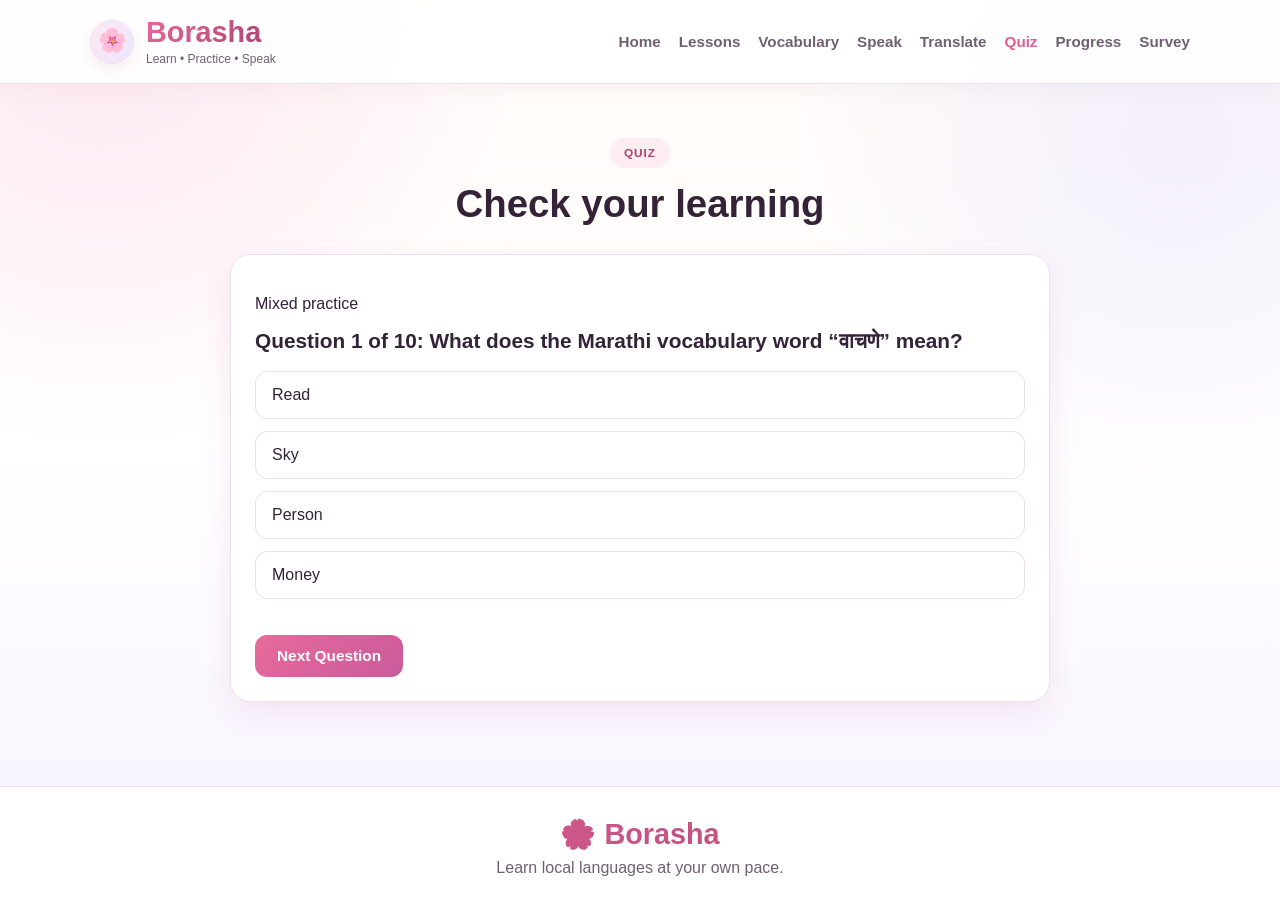
<file: quiz.html>
<!DOCTYPE html>
<html lang="en">
<head>
    <meta charset="UTF-8">
    <meta name="viewport" content="width=device-width, initial-scale=1.0">
    <title>Borasha | Quiz</title>
    <link rel="stylesheet" href="css/style.css">
</head>
<body>
    <header class="site-header">
        <div class="container header-inner">
            <div class="brand">
                <div class="brand-mark" aria-label="Borasha flower logo">🌸</div>
                <div>
                    <h1>Borasha</h1>
                    <small>Learn • Practice • Speak</small>
                </div>
            </div>

            <nav class="main-nav">
                <a href="index.html">Home</a>
                <a href="lessons.html">Lessons</a>
                <a href="vocabulary.html">Vocabulary</a>
                <a href="practice.html">Speak</a>
                <a href="translator.html">Translate</a>
                <a href="quiz.html" class="active">Quiz</a>
                <a href="progress.html">Progress</a>
                <a href="feedback.html">Survey</a>
            </nav>
        </div>
    </header>

    <main class="container page-section">
        <div class="section-head center">
            <span class="eyebrow">Quiz</span>
            <h3>Check your learning</h3>
        </div>

        <div class="card-panel quiz-box">
            <p id="quizCount" class="meta">Mixed practice • Lessons + Vocabulary</p>
            <div id="quizQuestion" class="quiz-question">Question will appear here</div>
            <div id="quizOptions" class="quiz-options"></div>
            <div id="quizResult" class="quiz-result"></div>
            <button id="nextQuestionBtn" class="btn btn-primary">Next Question</button>
        </div>
    </main>

    <footer class="site-footer">
        <div class="container footer-inner">
            <h3>🌸 Borasha</h3>
            <p>Learn local languages at your own pace.</p>
        </div>
    </footer>

    <script src="js/script.js"></script>
</body>
</html>
</file>
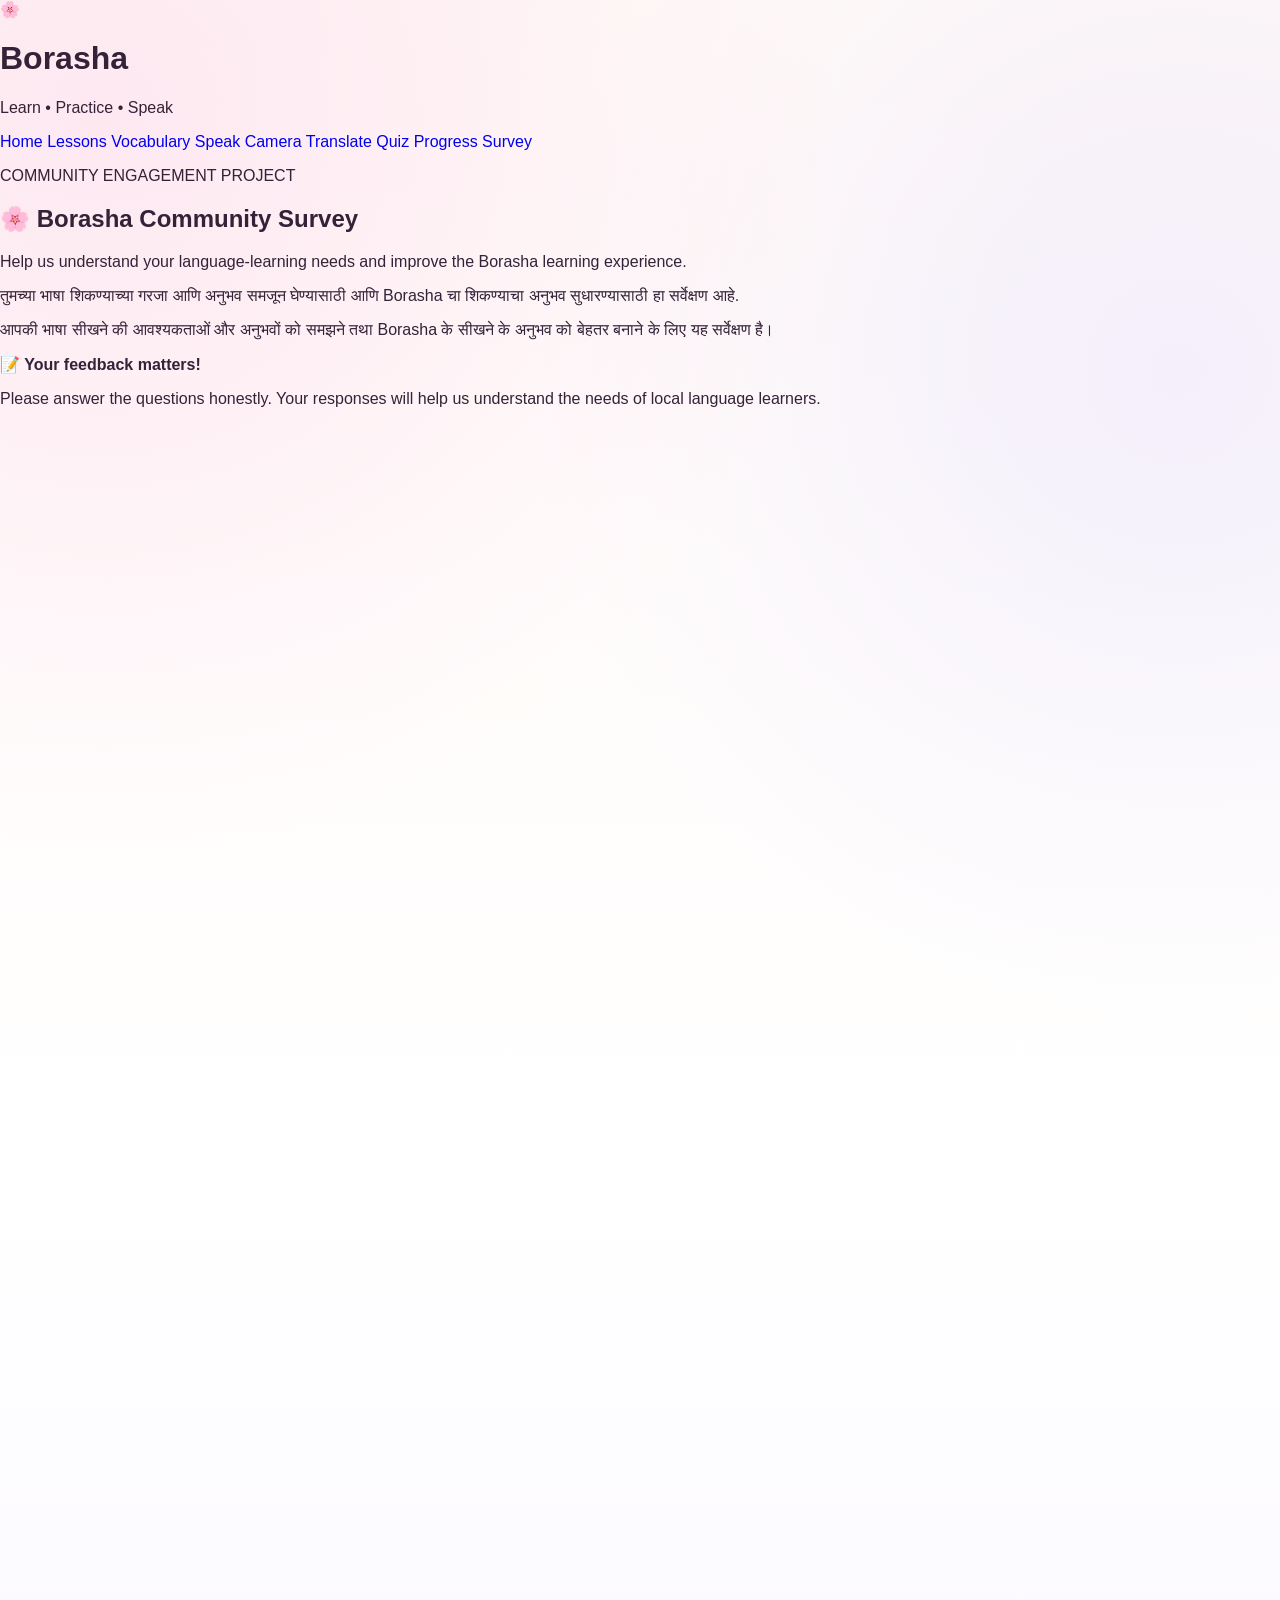
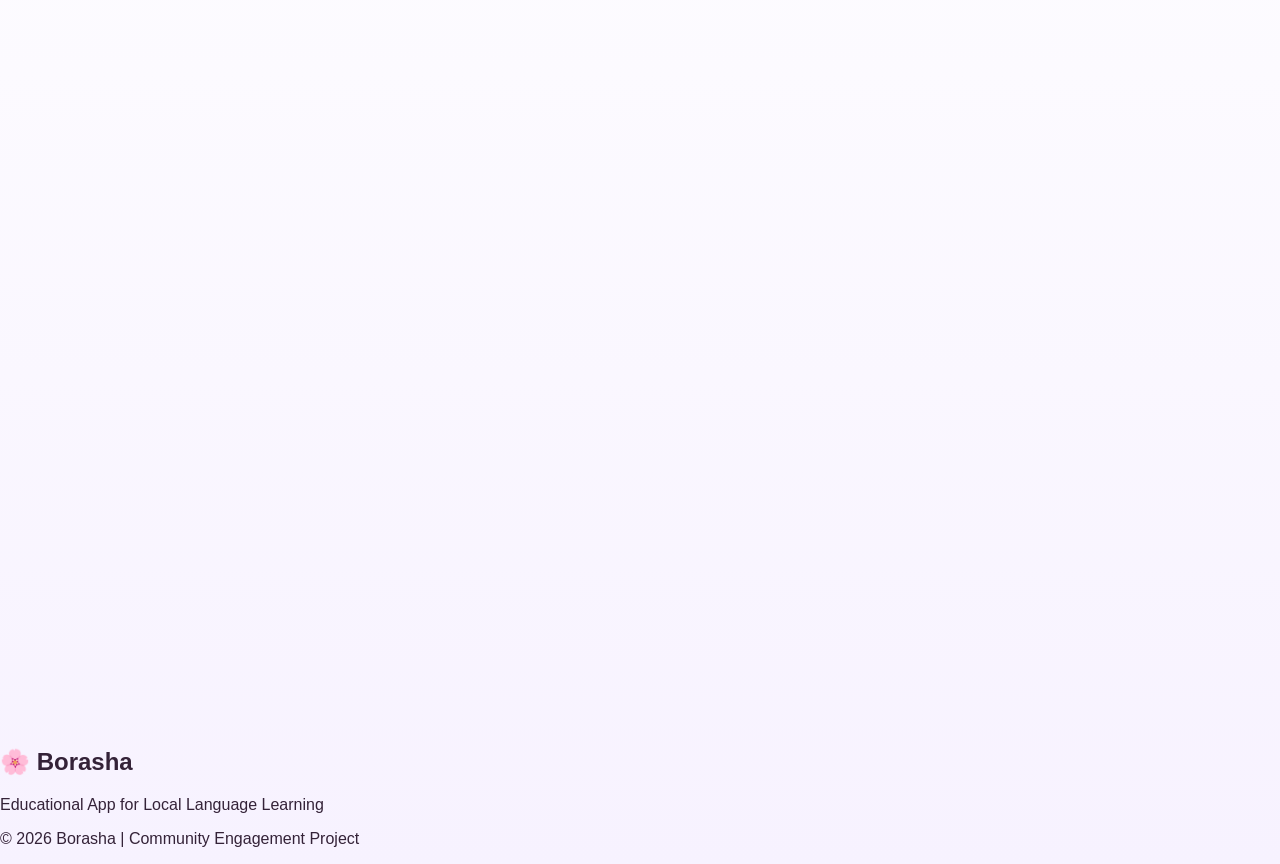
<file: survey.html>
<!DOCTYPE html>
<html lang="en">

<head>

    <meta charset="UTF-8">

    <!-- Makes the page responsive on mobile devices -->
    <meta name="viewport" content="width=device-width, initial-scale=1.0">

    <title>Borasha | Community Survey</title>

    <!-- Connects this page with the main Borasha stylesheet -->
    <link rel="stylesheet" href="css/style.css">

</head>

<body>

    <!-- ================= HEADER ================= -->

    <header class="header">

        <!-- Borasha logo -->
        <div class="logo">

            <span class="logo-icon">🌸</span>

            <div>

                <h1>Borasha</h1>

                <p>Learn • Practice • Speak</p>

            </div>

        </div>


        <!-- Navigation menu -->
        <nav class="navbar">

            <a href="index.html">Home</a>

            <a href="lessons.html">Lessons</a>

            <a href="vocabulary.html">Vocabulary</a>

            <a href="practice.html">Speak</a>

            <a href="camera.html">Camera</a>

            <a href="translator.html">Translate</a>

            <a href="quiz.html">Quiz</a>

            <a href="progress.html">Progress</a>

            <a href="survey.html" class="active">Survey</a>

        </nav>

    </header>


    <!-- ================= SURVEY INTRODUCTION ================= -->

    <main>

        <section class="survey-section">

            <div class="survey-header">

                <p class="survey-label">
                    COMMUNITY ENGAGEMENT PROJECT
                </p>

                <h2>
                    🌸 Borasha Community Survey
                </h2>

                <p class="survey-subtitle">
                    Help us understand your language-learning needs
                    and improve the Borasha learning experience.
                </p>


                <!-- Marathi introduction -->

                <p class="survey-language">

                    तुमच्या भाषा शिकण्याच्या गरजा आणि अनुभव
                    समजून घेण्यासाठी आणि Borasha चा शिकण्याचा
                    अनुभव सुधारण्यासाठी हा सर्वेक्षण आहे.

                </p>


                <!-- Hindi introduction -->

                <p class="survey-language">

                    आपकी भाषा सीखने की आवश्यकताओं और अनुभवों को
                    समझने तथा Borasha के सीखने के अनुभव को बेहतर
                    बनाने के लिए यह सर्वेक्षण है।

                </p>


                <div class="survey-note">

                    <strong>📝 Your feedback matters!</strong>

                    <p>
                        Please answer the questions honestly.
                        Your responses will help us understand
                        the needs of local language learners.
                    </p>

                </div>

            </div>


            <!-- ================= GOOGLE FORM ================= -->

            <div class="google-form-container">

                <iframe
                    src="https://docs.google.com/forms/d/e/1FAIpQLSfYl-WagyLDKKoXPWhpg3Iz_uiZv2CvNPw_cWNtZUI1n4ZyVw/viewform?embedded=true"
                    width="100%"
                    height="1900"
                    frameborder="0"
                    marginheight="0"
                    marginwidth="0">

                    Loading Google Form...

                </iframe>

            </div>

        </section>

    </main>


    <!-- ================= FOOTER ================= -->

    <footer class="footer">

        <h2>🌸 Borasha</h2>

        <p>
            Educational App for Local Language Learning
        </p>

        <p class="footer-small">
            © 2026 Borasha | Community Engagement Project
        </p>

    </footer>


</body>

</html>
</file>
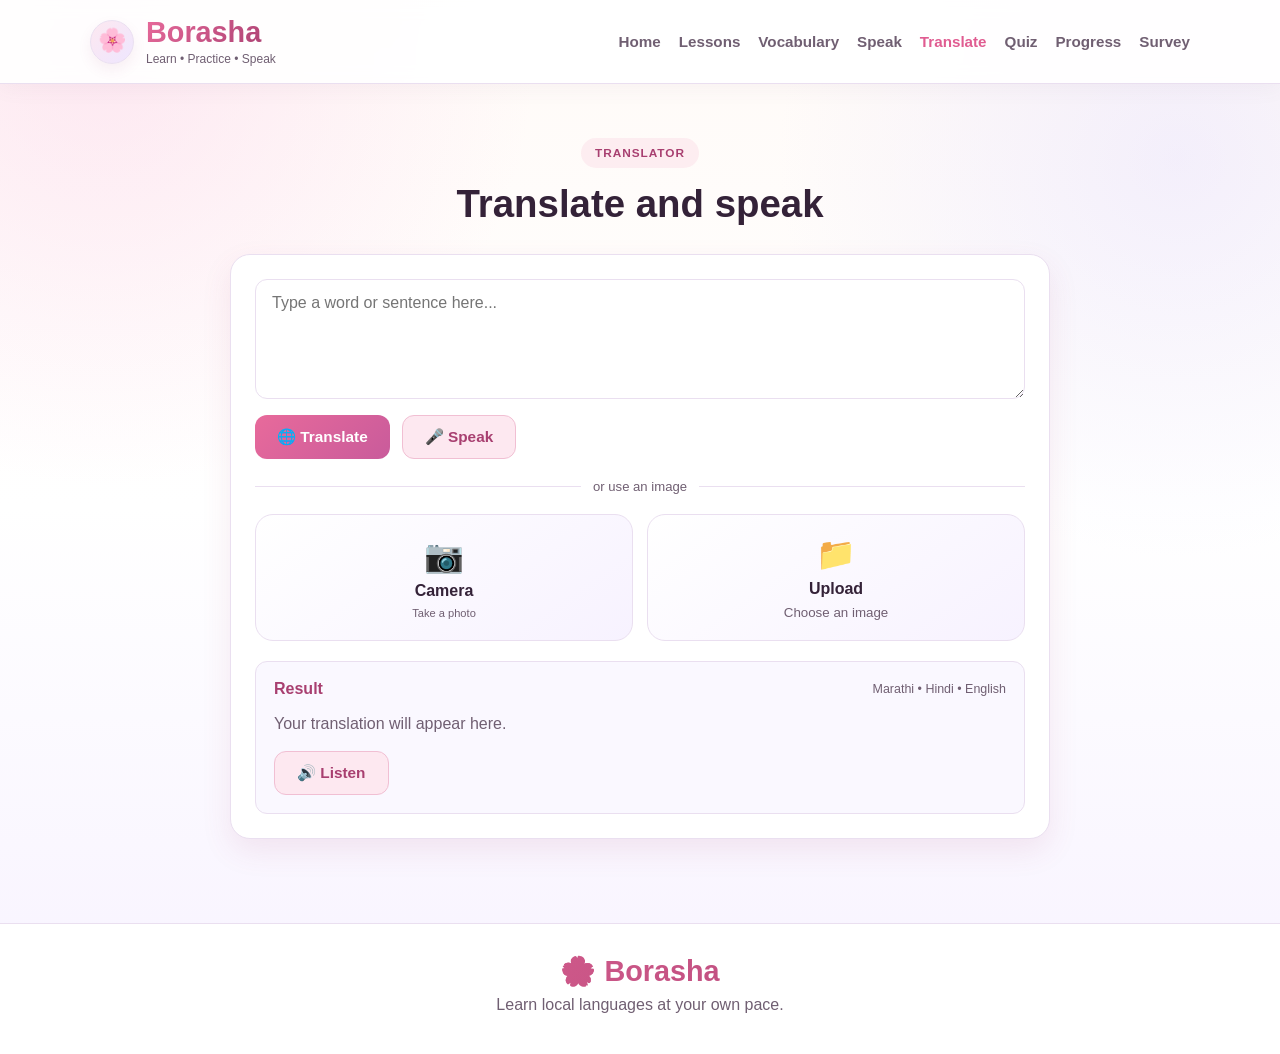
<file: translator.html>
<!DOCTYPE html>
<html lang="en">
<head>
    <meta charset="UTF-8">
    <meta name="viewport" content="width=device-width, initial-scale=1.0">
    <title>Borasha | Translator</title>
    <link rel="stylesheet" href="css/style.css">
</head>
<body>
    <header class="site-header">
        <div class="container header-inner">
            <div class="brand">
                <div class="brand-mark" aria-label="Borasha flower logo">🌸</div>
                <div>
                    <h1>Borasha</h1>
                    <small>Learn • Practice • Speak</small>
                </div>
            </div>

            <nav class="main-nav">
                <a href="index.html">Home</a>
                <a href="lessons.html">Lessons</a>
                <a href="vocabulary.html">Vocabulary</a>
                <a href="practice.html">Speak</a>
                <a href="translator.html" class="active">Translate</a>
                <a href="quiz.html">Quiz</a>
                <a href="progress.html">Progress</a>
                <a href="feedback.html">Survey</a>
            </nav>
        </div>
    </header>

    <main class="container page-section">
        <div class="section-head center">
            <span class="eyebrow">Translator</span>
            <h3>Translate and speak</h3>
        </div>

        <div class="card-panel translator-box">
            <div class="translator-controls">
                <textarea id="translationInput" rows="5" placeholder="Type a word or sentence here..."></textarea>

                <div class="translator-actions">
                    <button id="translateBtn" class="btn btn-primary">🌐 Translate</button>
                    <button id="micBtn" class="btn btn-secondary">🎤 Speak</button>
                </div>

                <div class="input-divider">
                    <span>or use an image</span>
                </div>

                <div class="image-tools">
                    <button id="cameraBtn" class="image-tool">
                        <span class="image-tool-icon">📷</span>
                        <strong>Camera</strong>
                        <small>Take a photo</small>
                    </button>

                    <label for="imageUpload" class="image-tool">
                        <span class="image-tool-icon">📁</span>
                        <strong>Upload</strong>
                        <small>Choose an image</small>
                    </label>
                    <input id="imageUpload" type="file" accept="image/*" hidden>
                </div>

                <div id="cameraBox" class="camera-box" hidden>
                    <video id="cameraVideo" autoplay playsinline></video>
                    <div class="camera-actions">
                        <button id="captureBtn" class="btn btn-primary">📸 Capture</button>
                        <button id="closeCameraBtn" class="btn btn-secondary">Close</button>
                    </div>
                    <canvas id="cameraCanvas" hidden></canvas>
                </div>

                <div id="imagePreviewBox" class="image-preview-box" hidden>
                    <img id="imagePreview" alt="Selected image preview">
                    <div>
                        <strong>Image ready</strong>
                        <p id="imageStatus">Your image has been selected.</p>
                    </div>
                    <button id="removeImageBtn" class="btn btn-secondary">Remove</button>
                </div>
            </div>

            <div class="translation-output">
                <div class="result-heading">
                    <h4>Result</h4>
                    <span>Marathi • Hindi • English</span>
                </div>
                <p id="translationResult">Your translation will appear here.</p>
                <button id="speakTranslationBtn" class="btn btn-secondary result-speak" hidden>🔊 Listen</button>
            </div>
        </div>
    </main>

    <footer class="site-footer">
        <div class="container footer-inner">
            <h3>🌸 Borasha</h3>
            <p>Learn local languages at your own pace.</p>
        </div>
    </footer>

    <script src="js/script.js"></script>
</body>
</html>
</file>
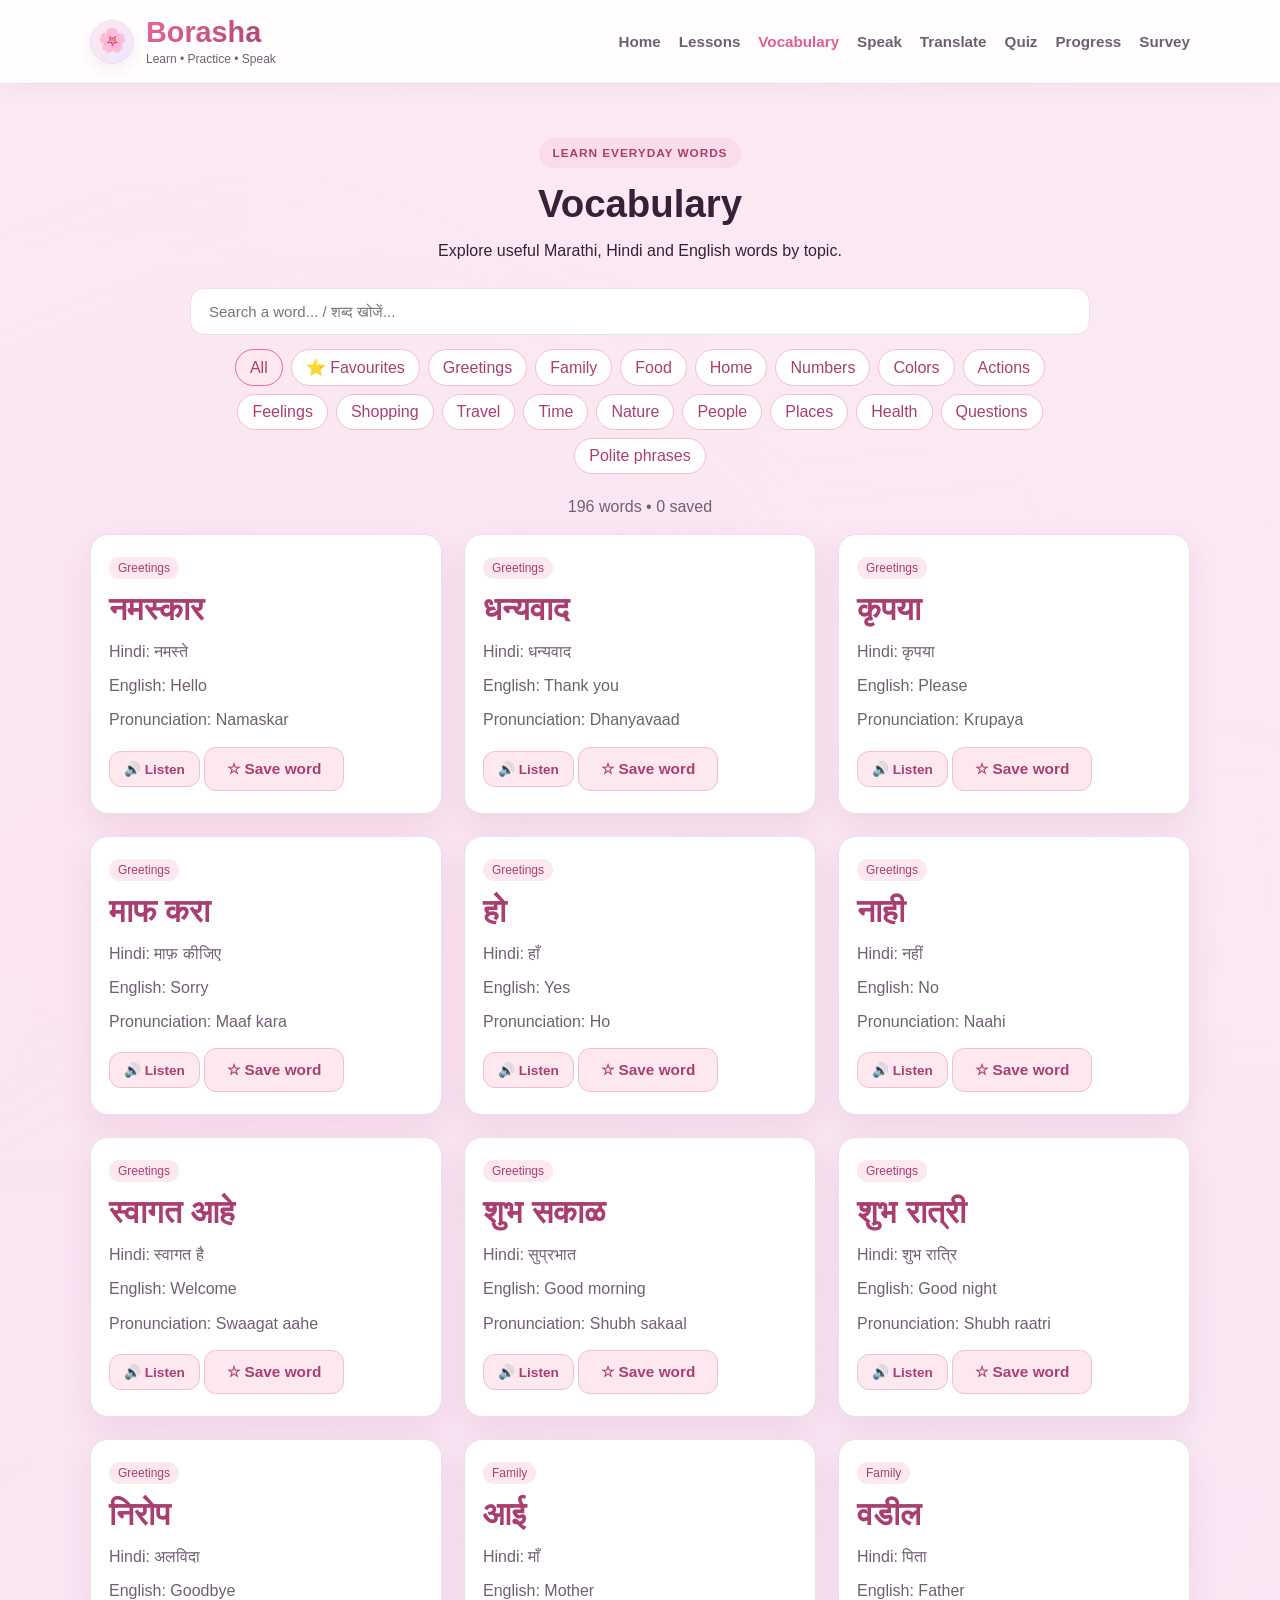
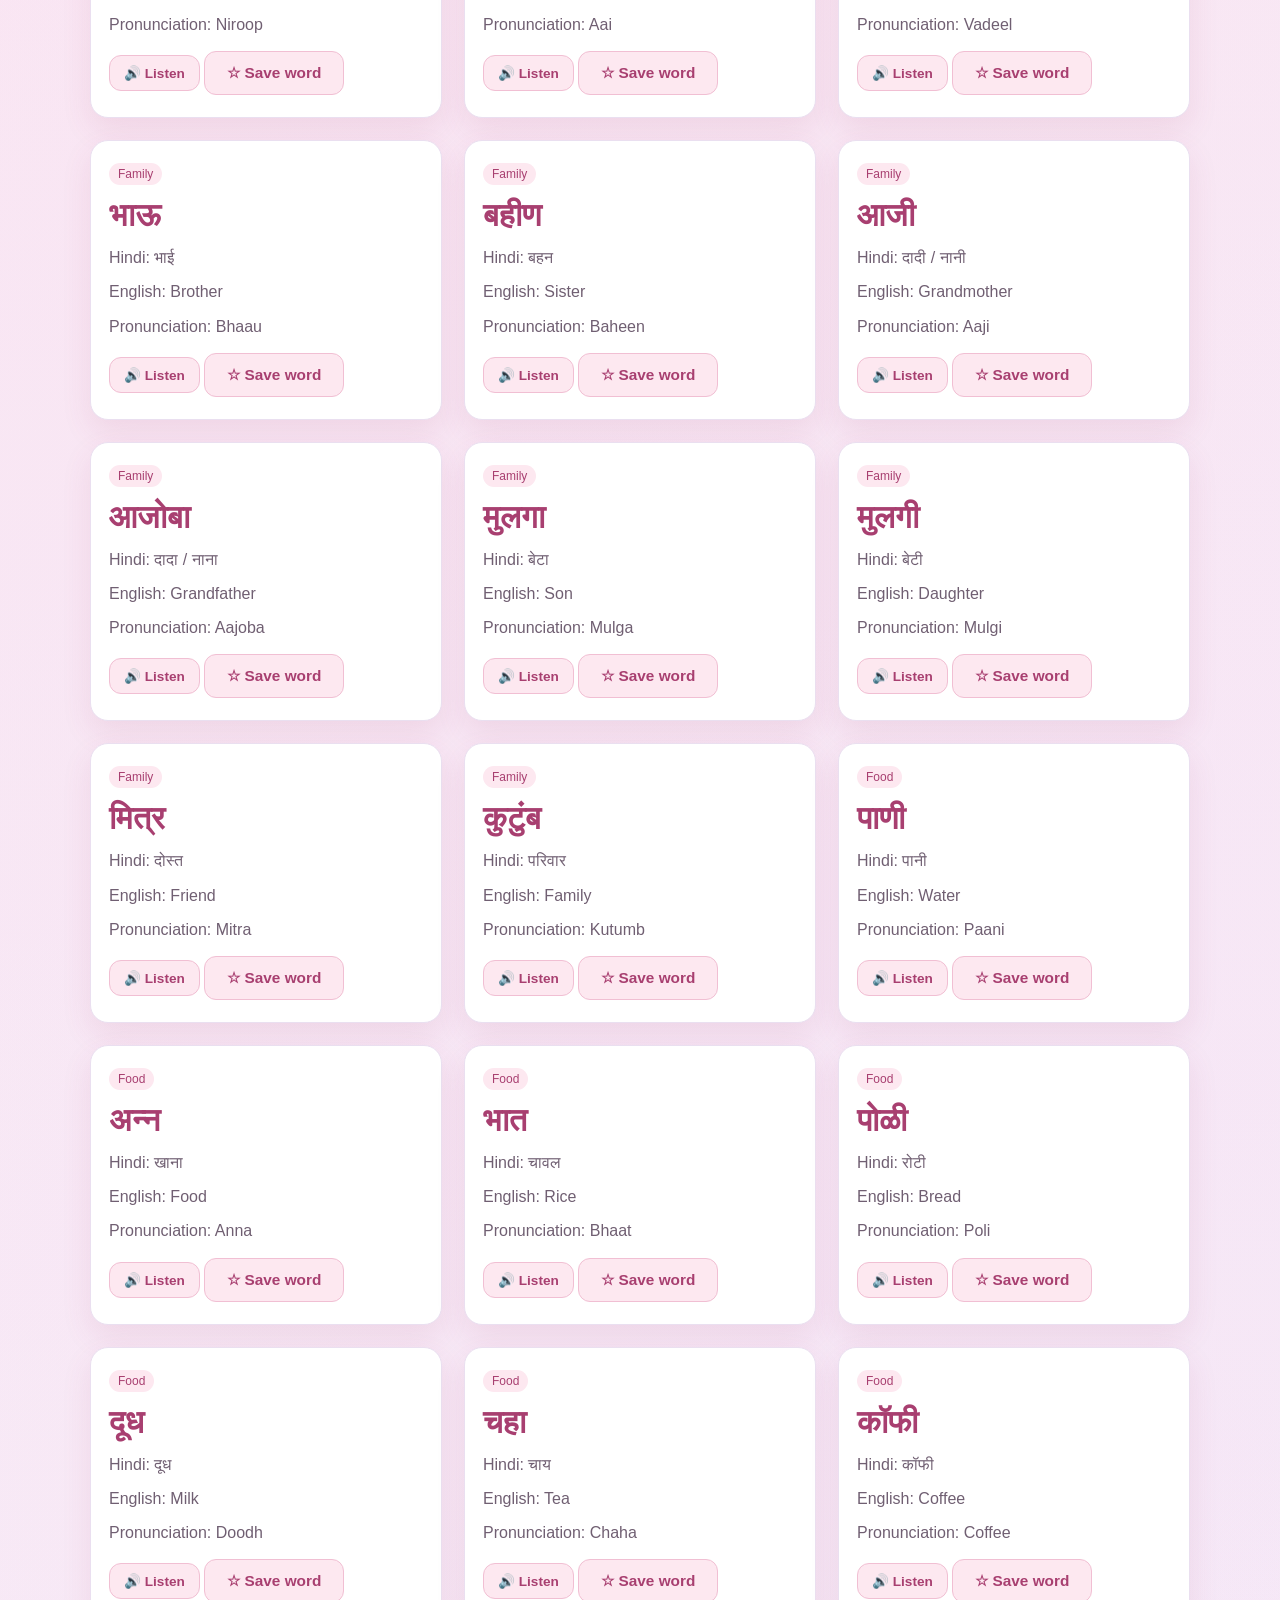
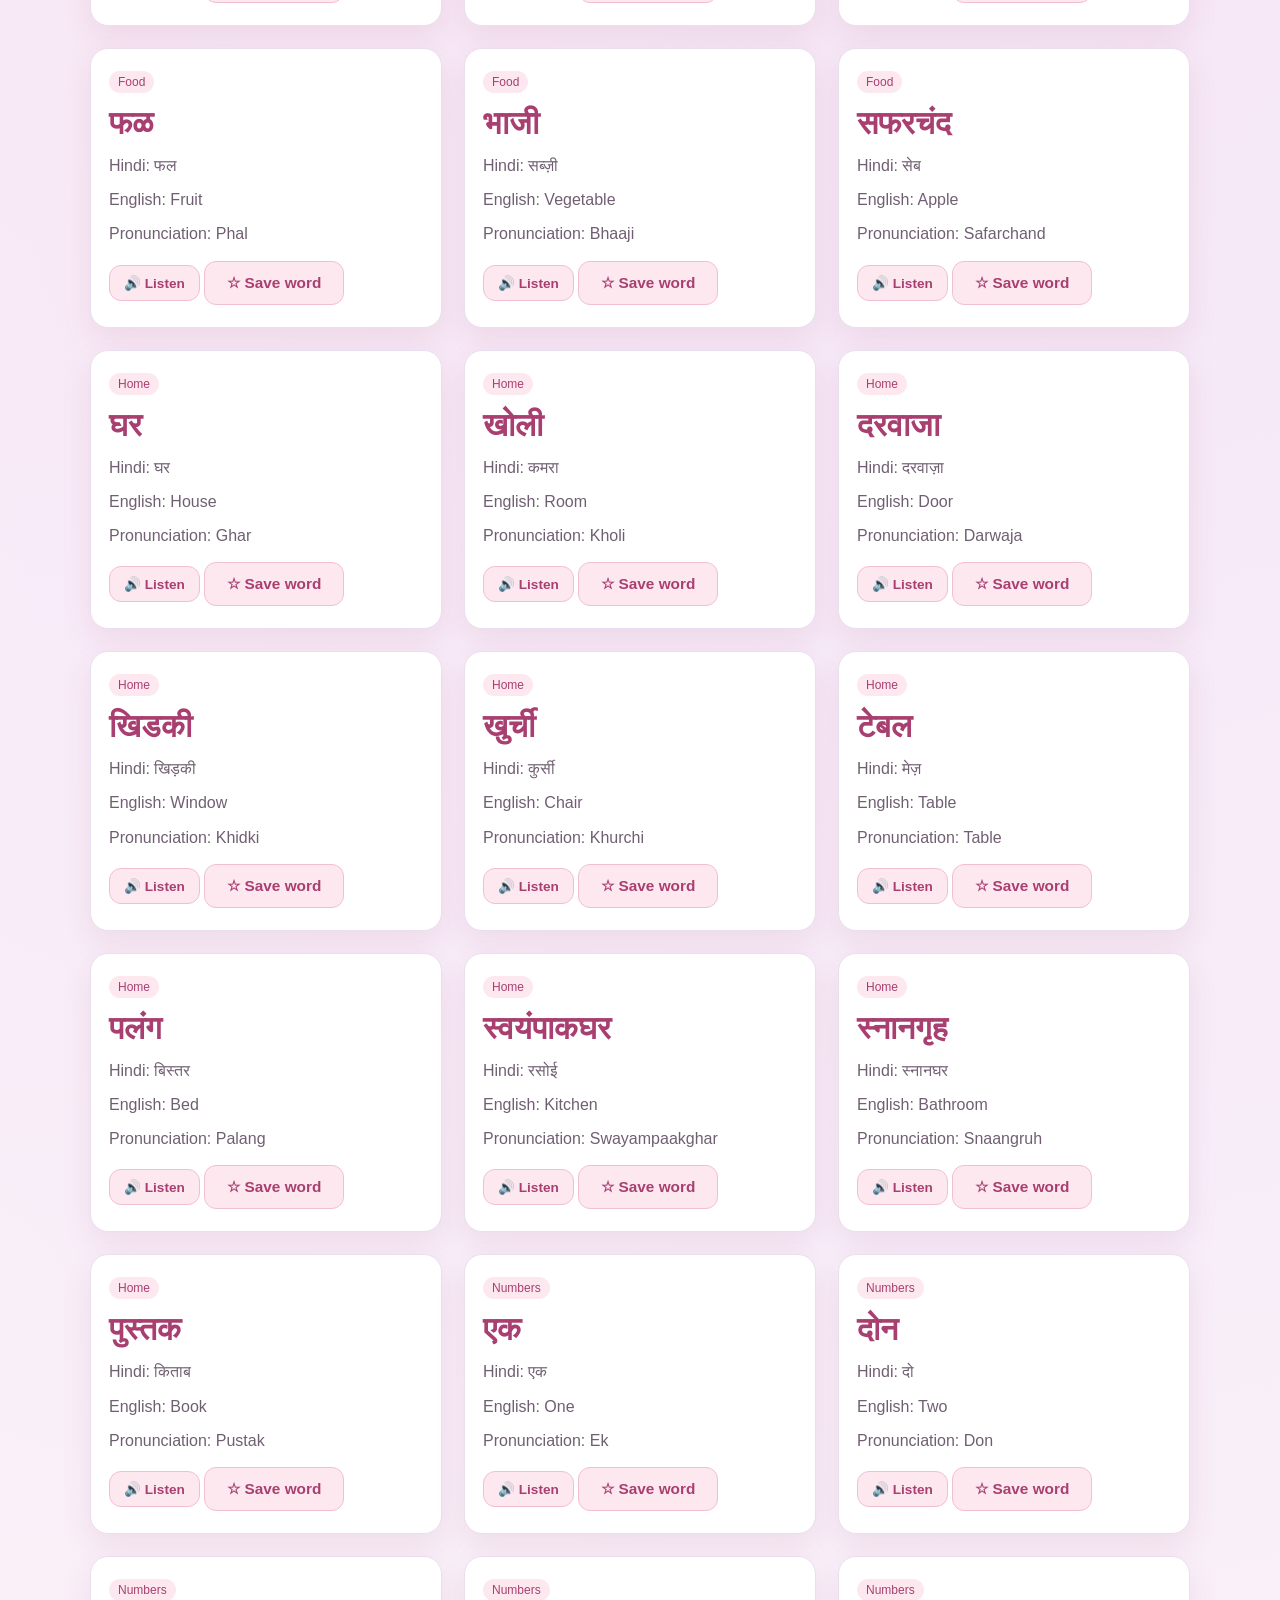
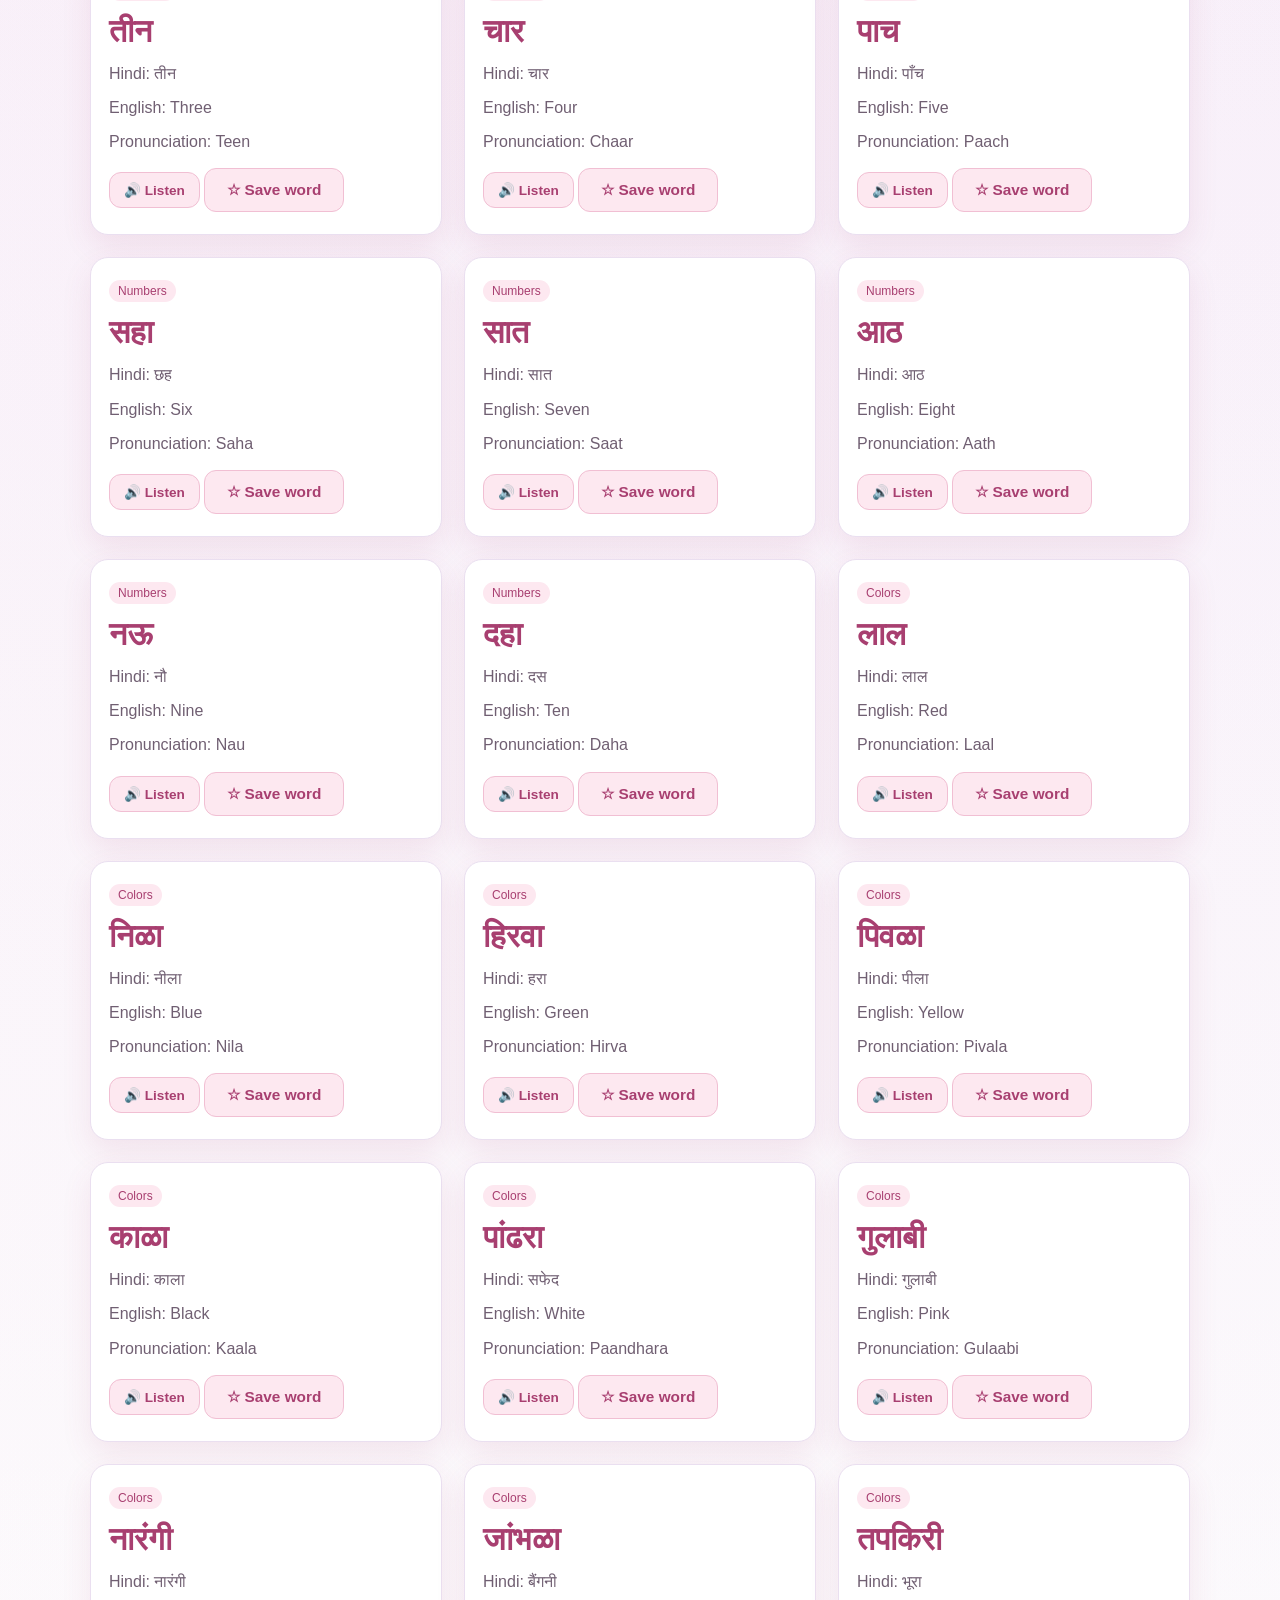
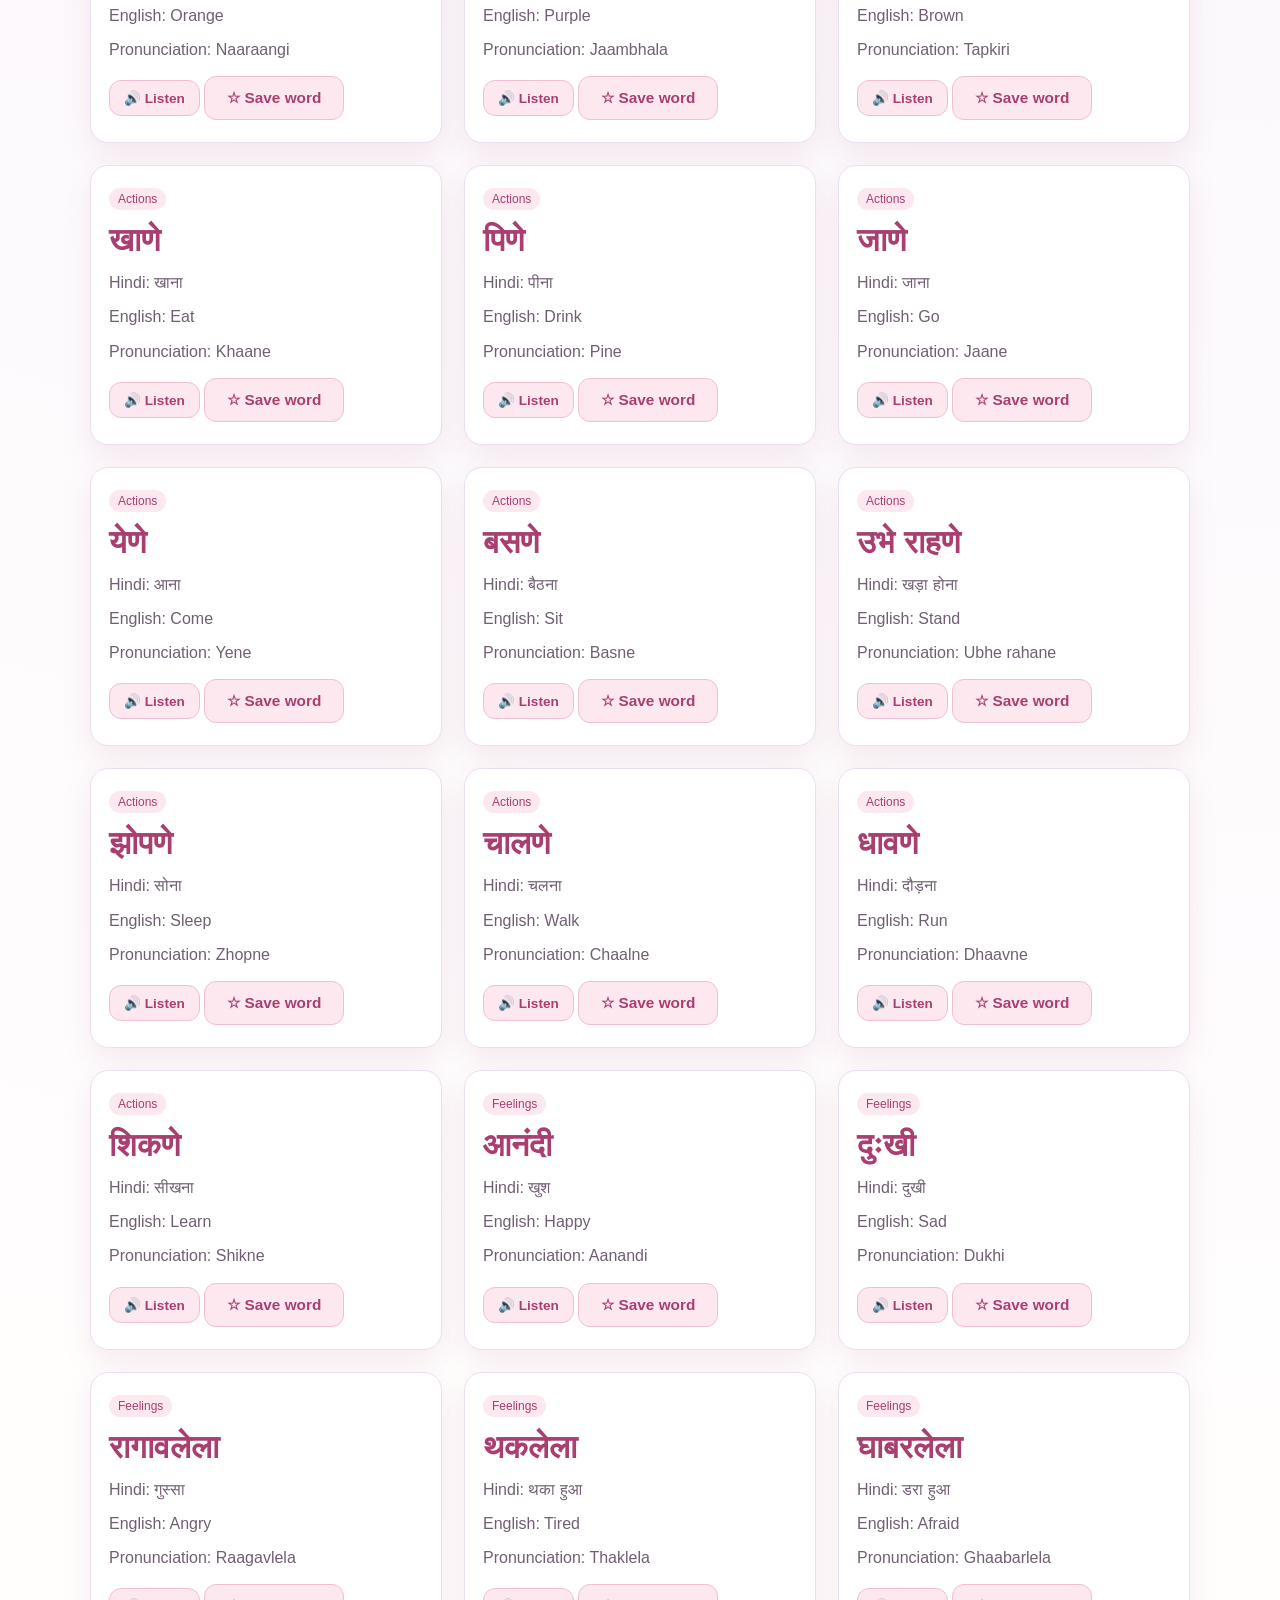
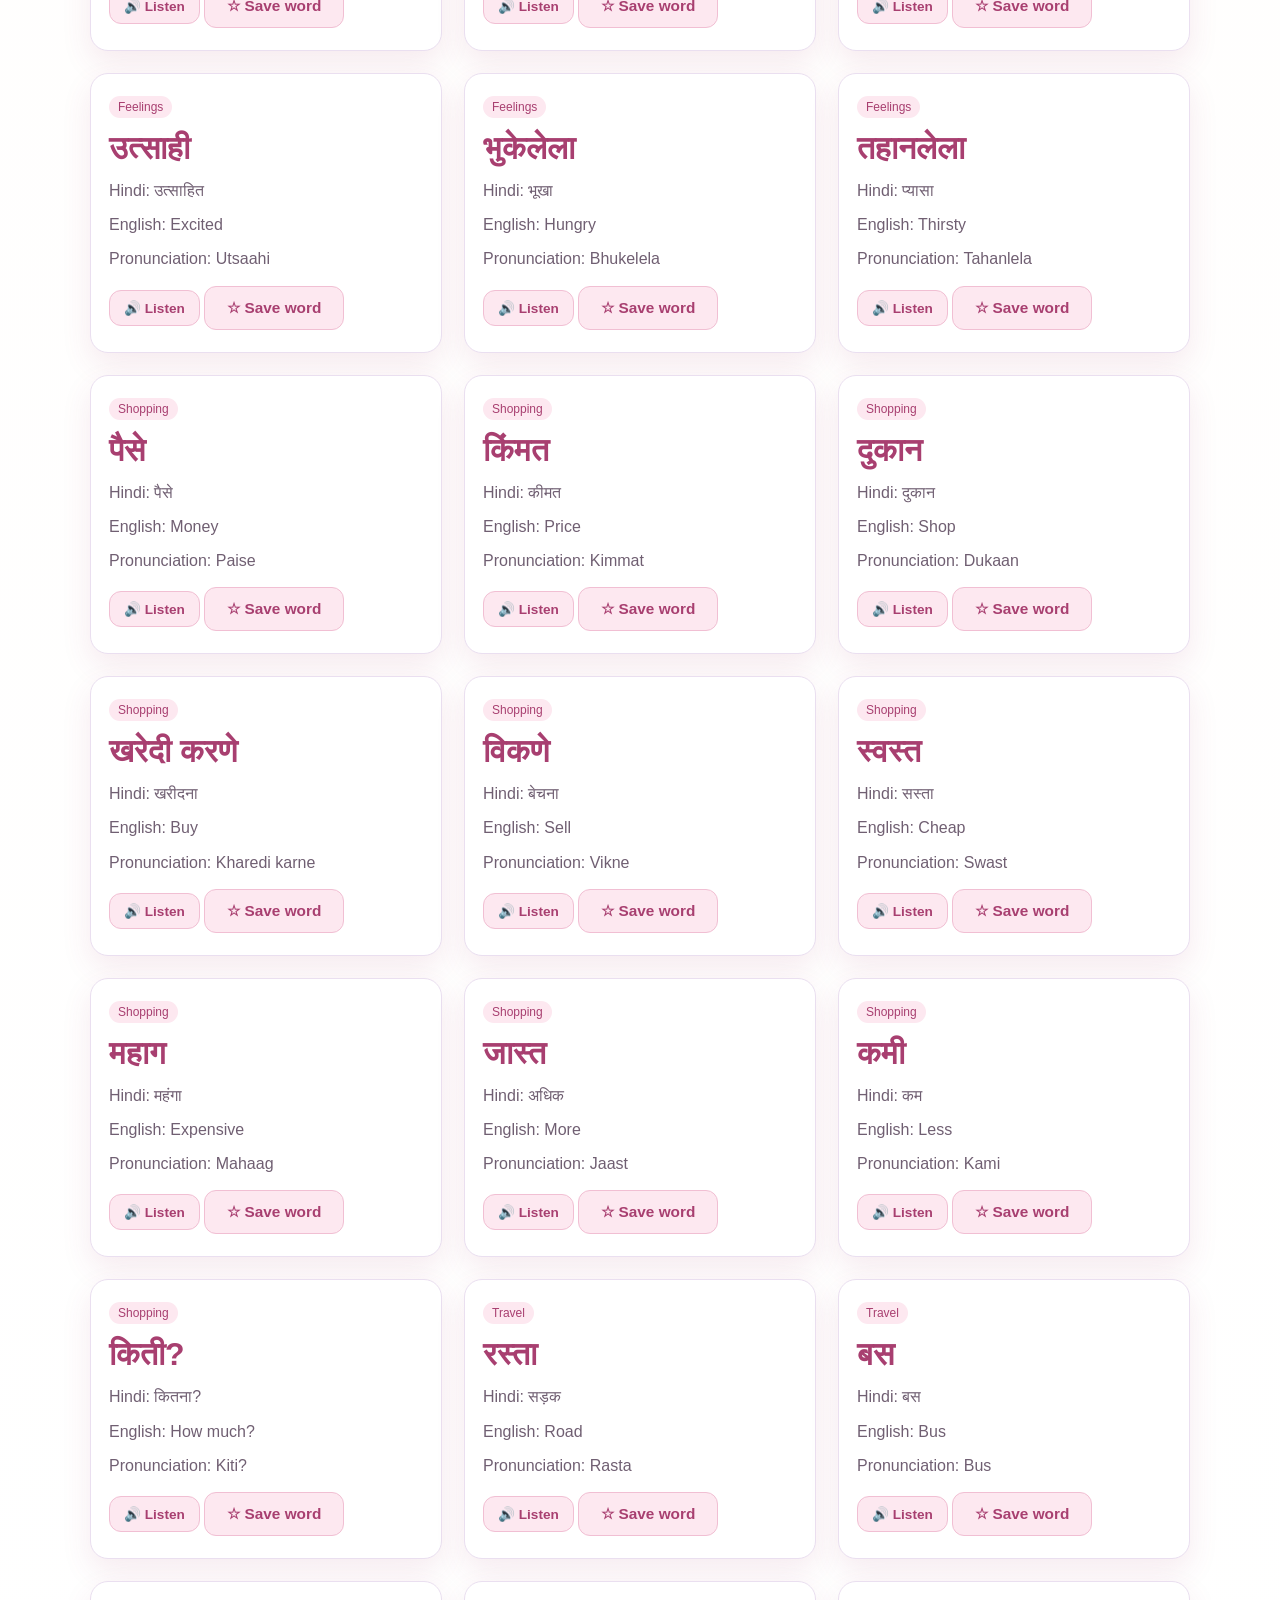
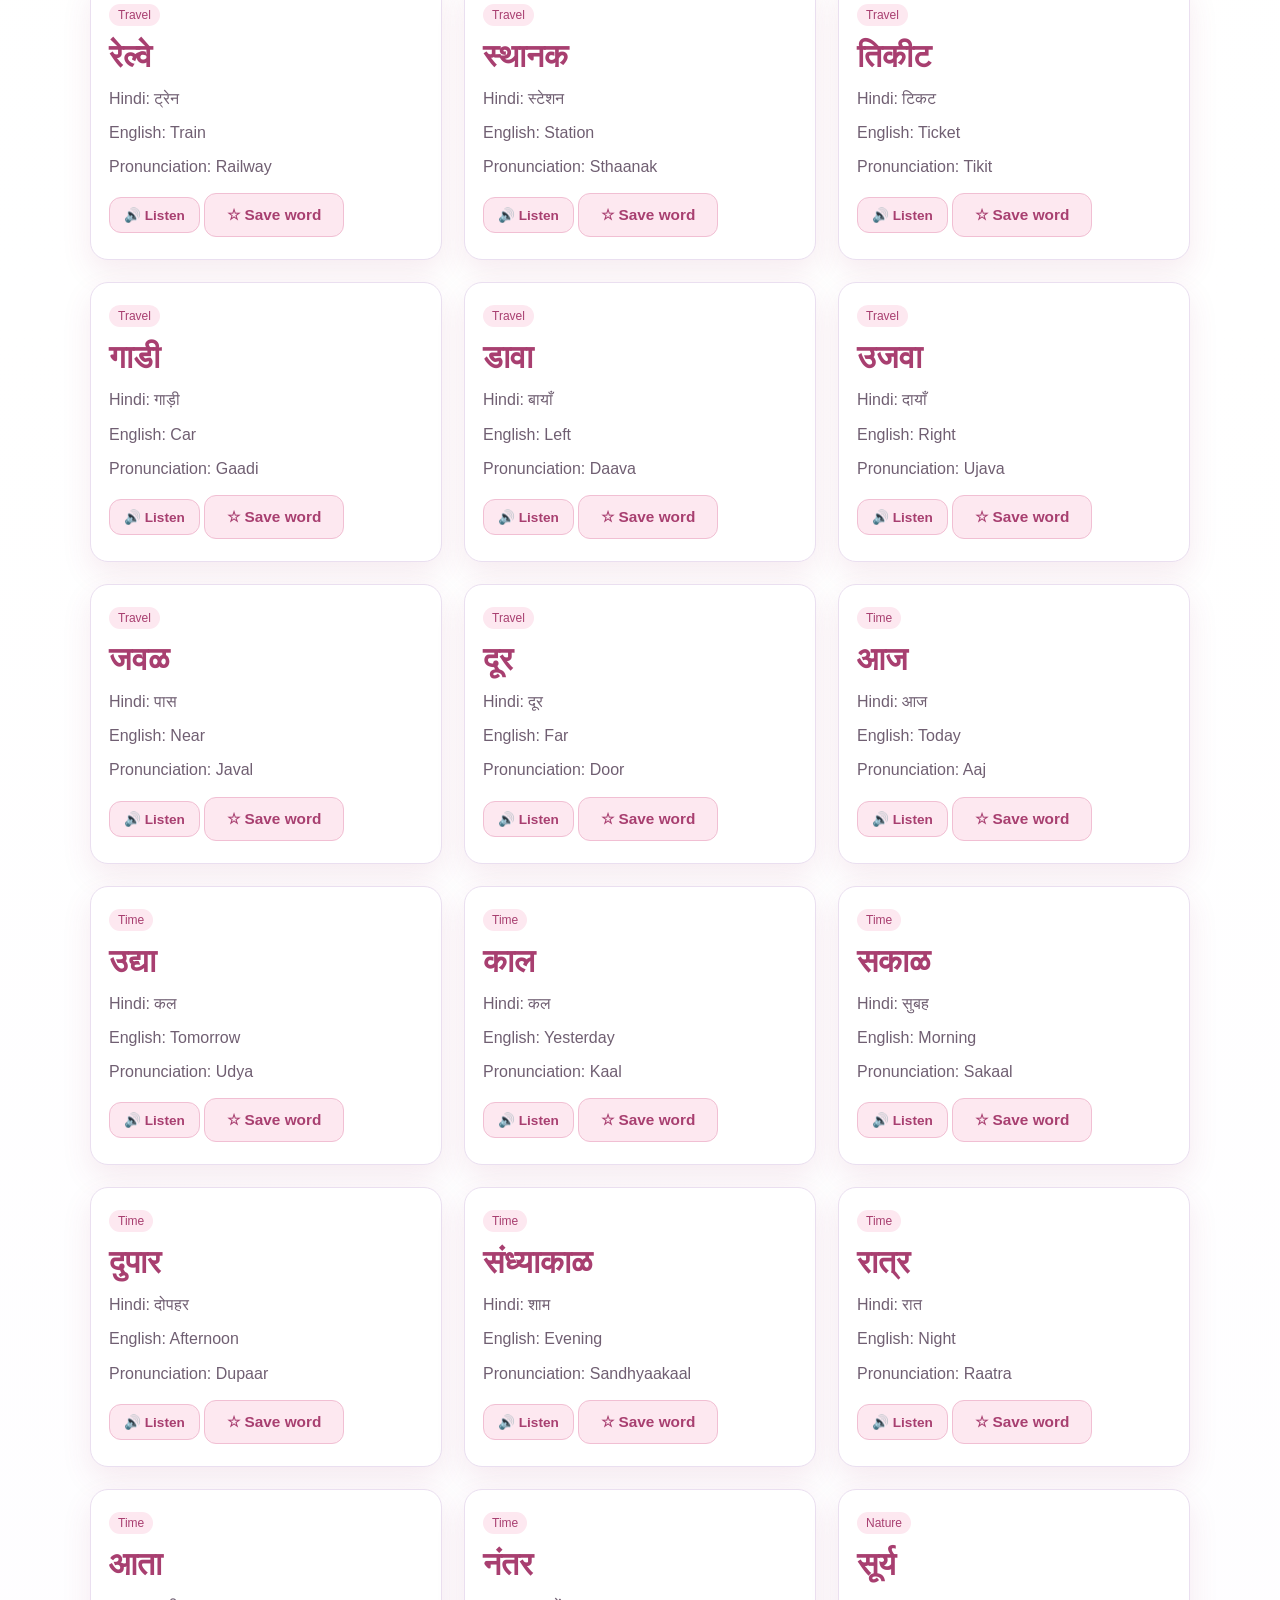
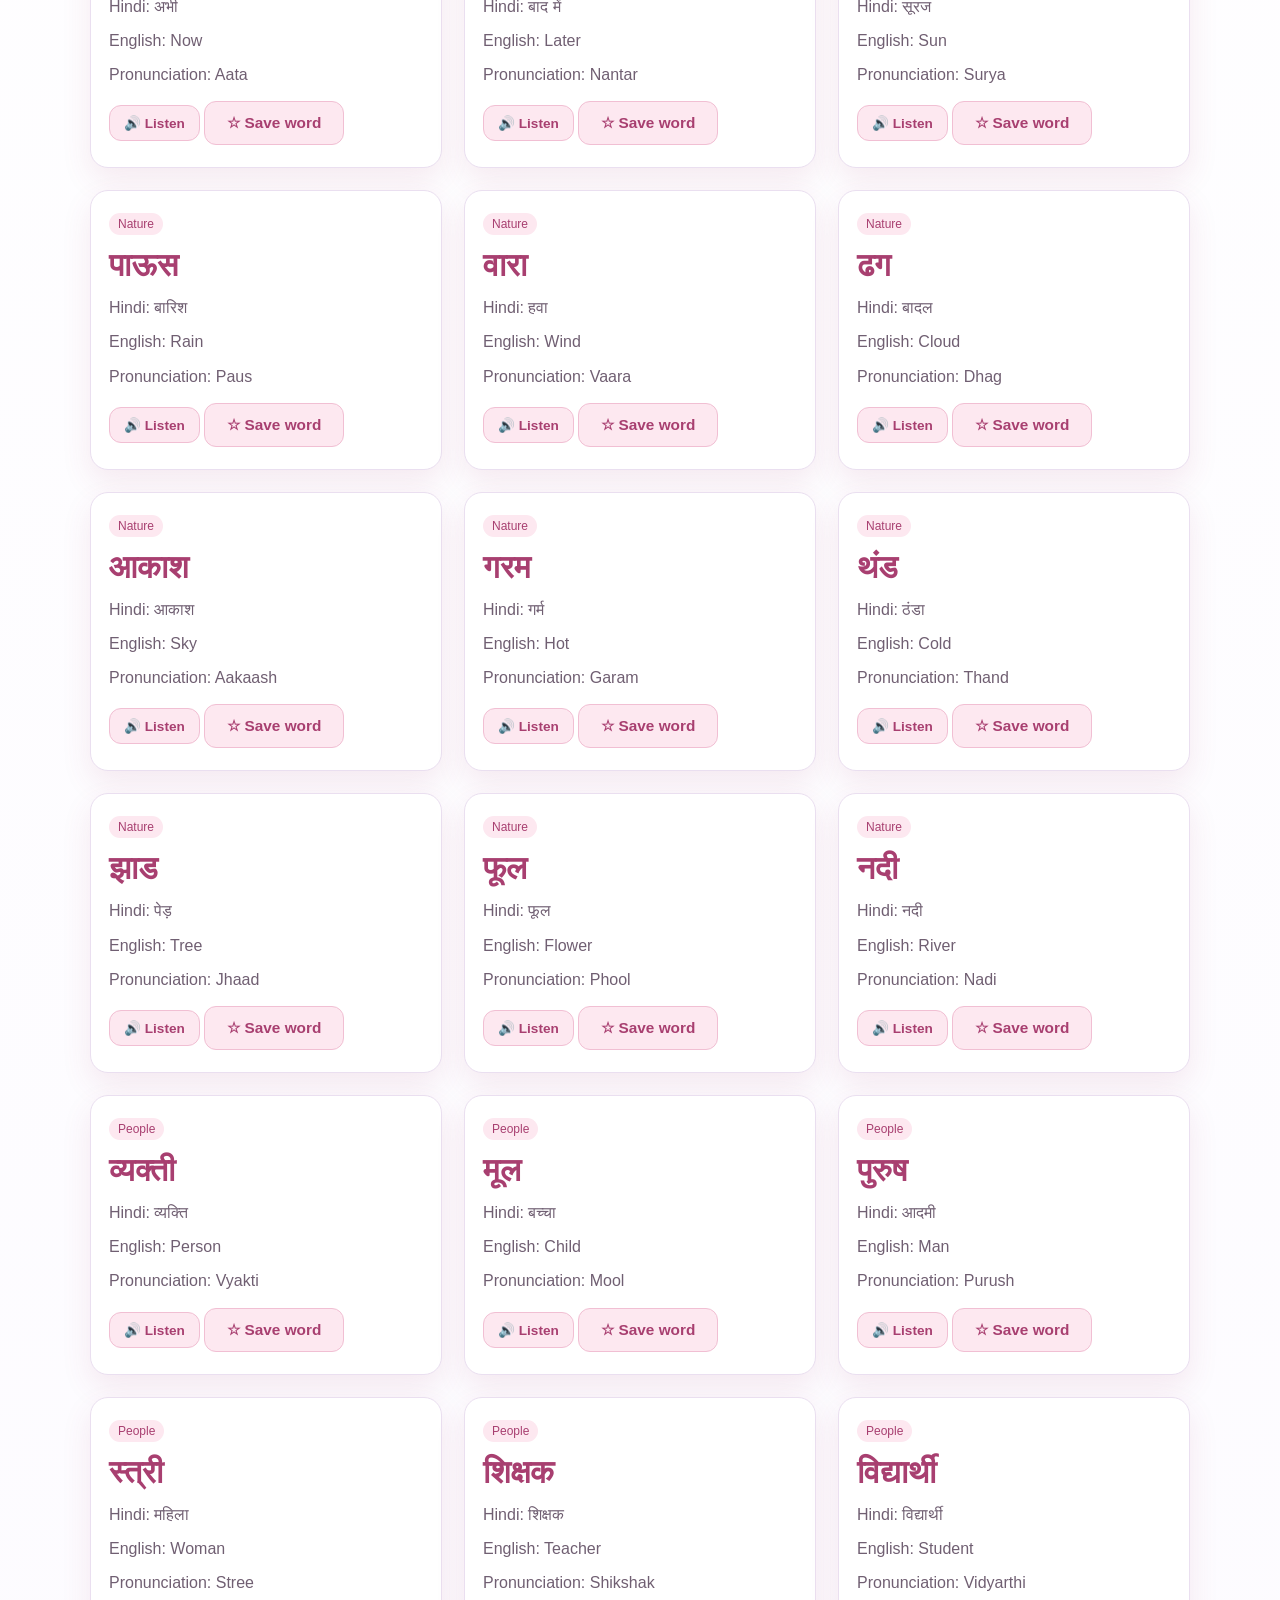
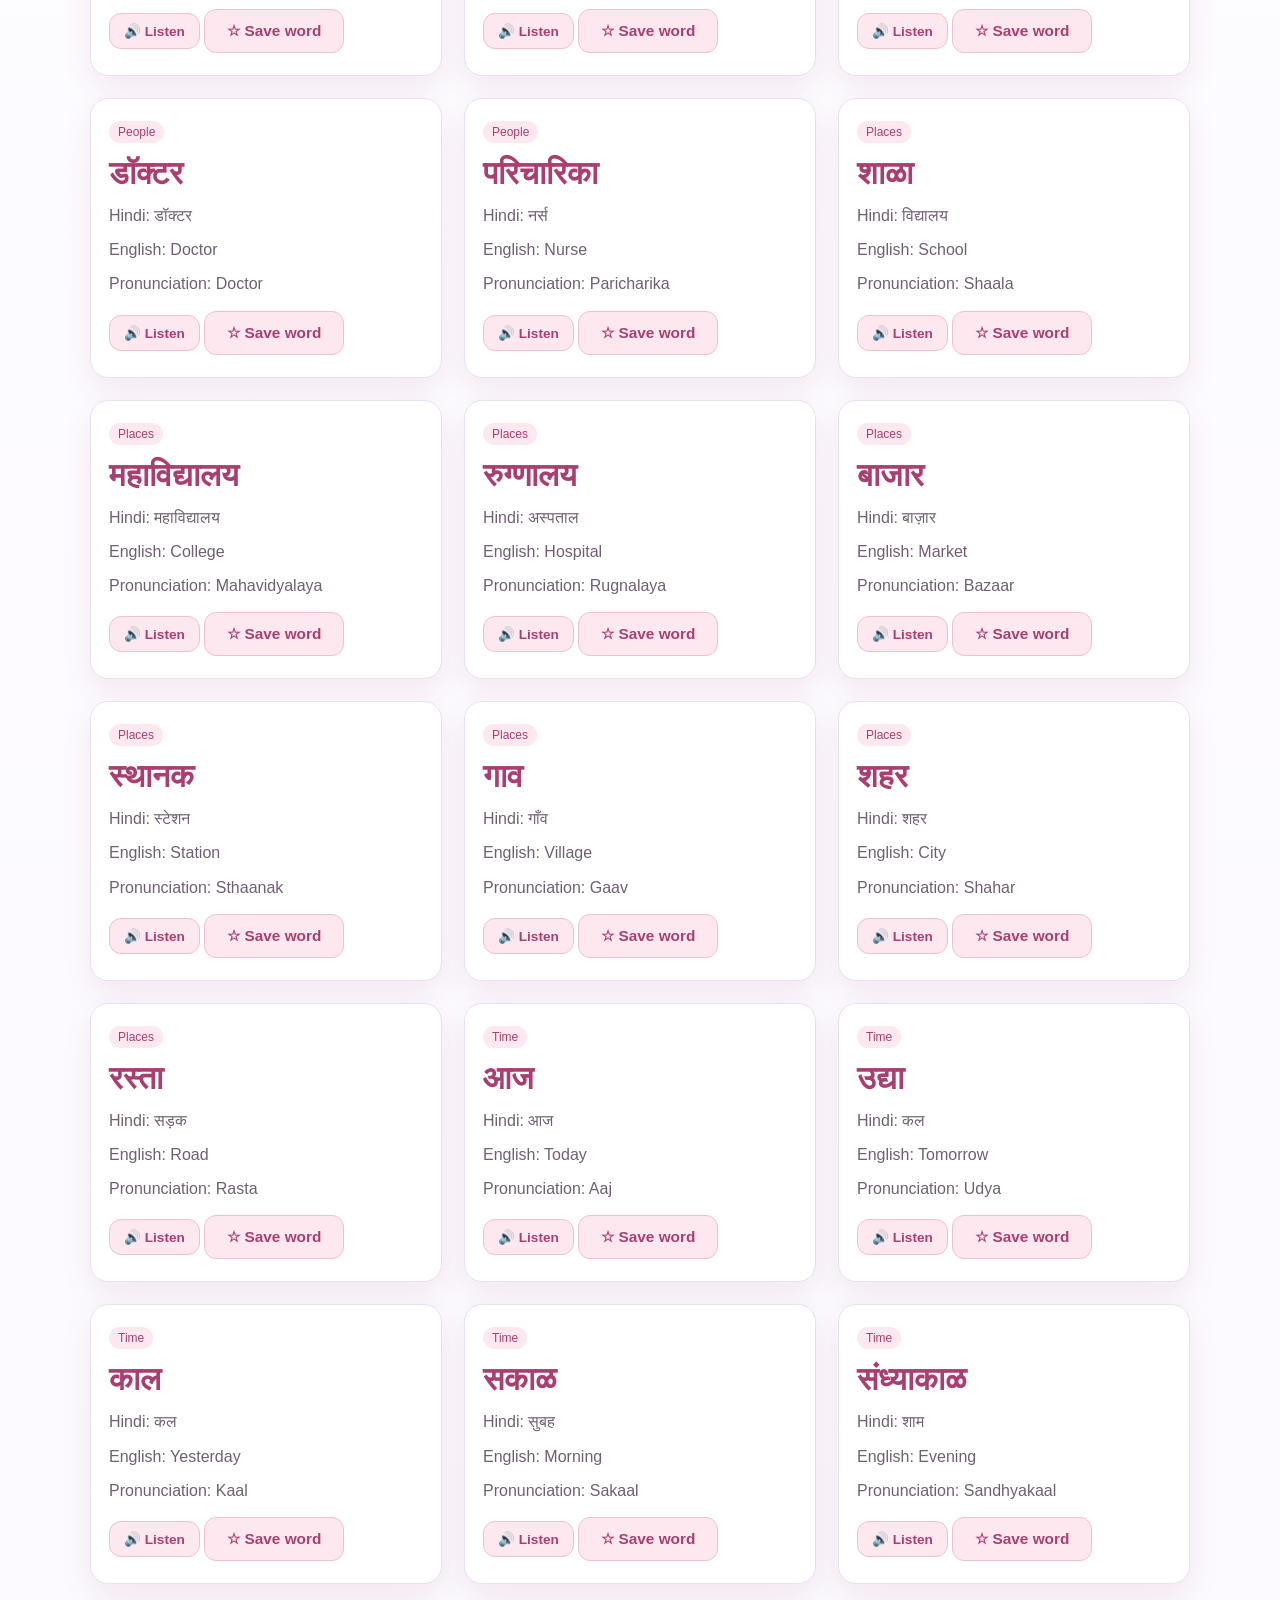
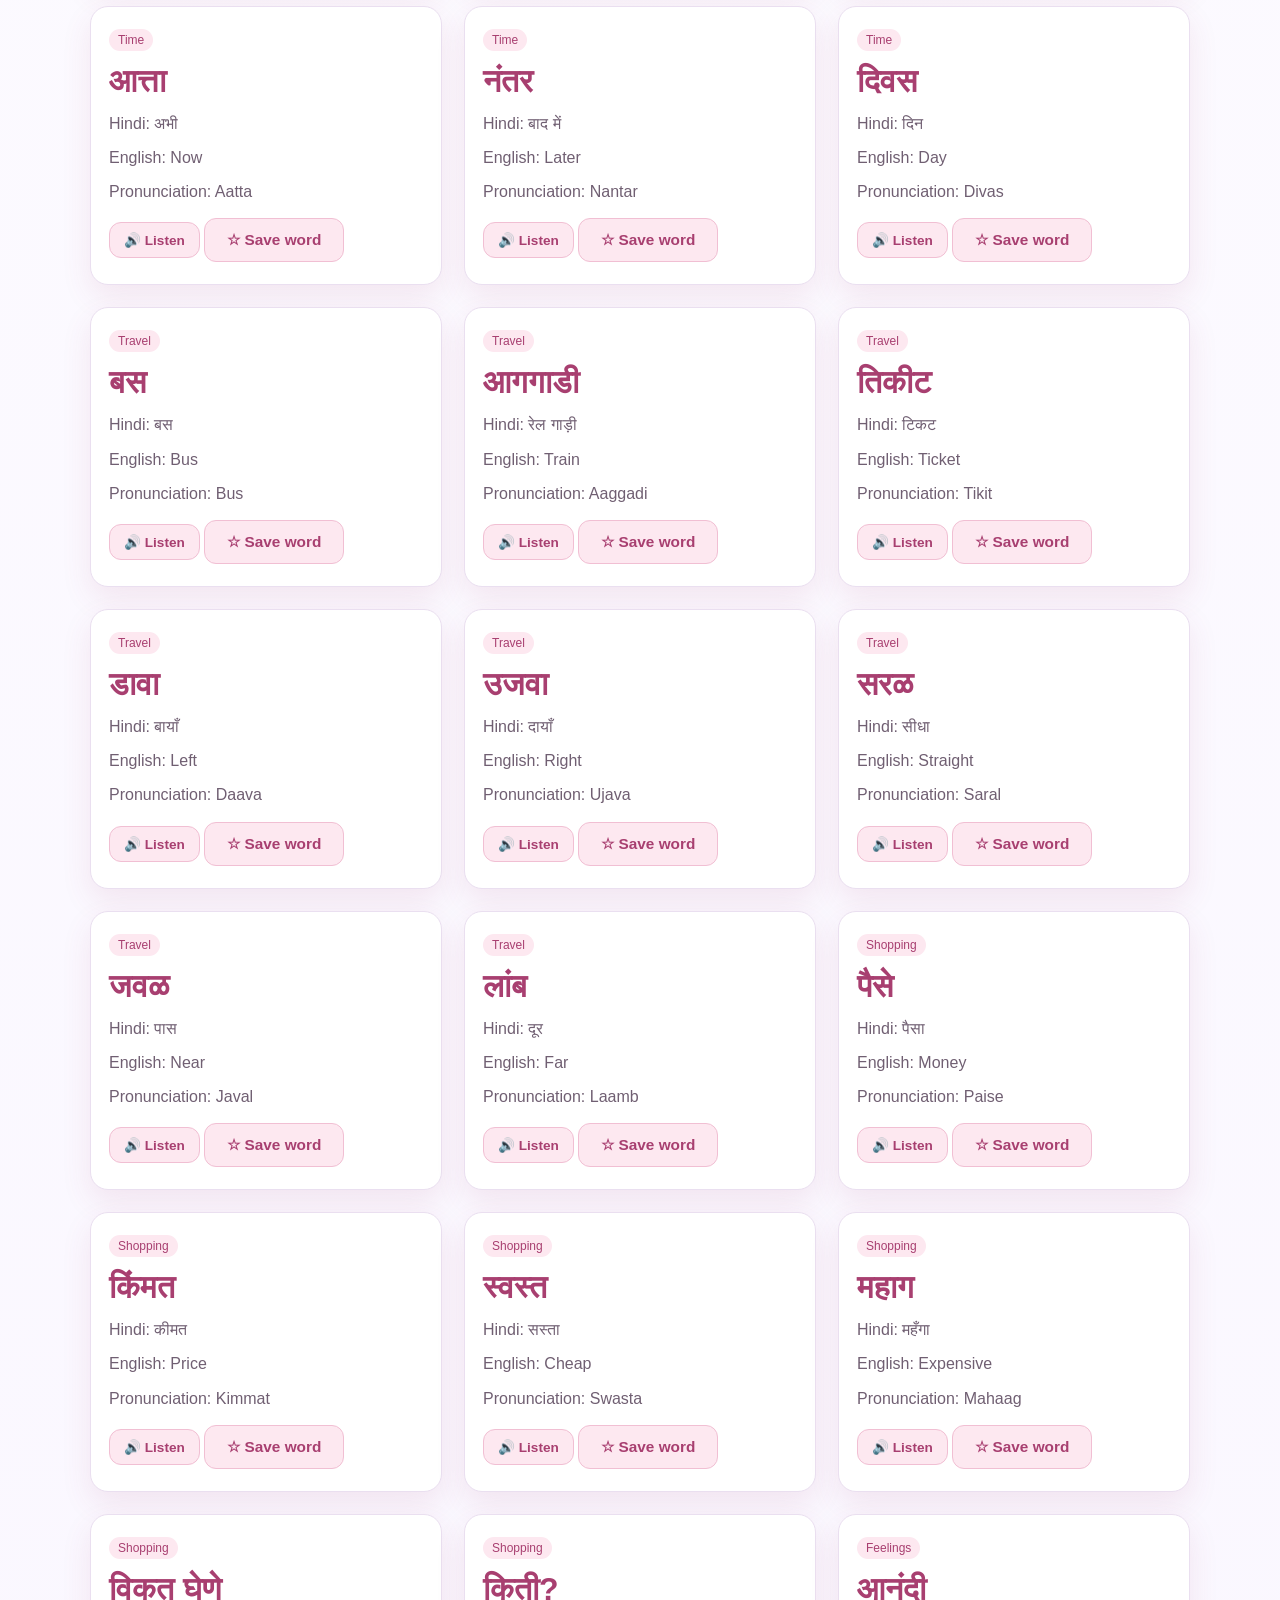
<file: vocabulary.html>
<!DOCTYPE html>
<html lang="en">
<head>
    <meta charset="UTF-8">
    <meta name="viewport" content="width=device-width, initial-scale=1.0">
    <title>Borasha | Vocabulary</title>
    <link rel="stylesheet" href="css/style.css">
</head>
<body>
    <header class="site-header">
        <div class="container header-inner">
            <div class="brand">
                <div class="brand-mark" aria-label="Borasha flower logo">🌸</div>
                <div>
                    <h1>Borasha</h1>
                    <small>Learn • Practice • Speak</small>
                </div>
            </div>
            <nav class="main-nav">
                <a href="index.html">Home</a>
                <a href="lessons.html">Lessons</a>
                <a href="vocabulary.html" class="active">Vocabulary</a>
                <a href="practice.html">Speak</a>
                <a href="translator.html">Translate</a>
                <a href="quiz.html">Quiz</a>
                <a href="progress.html">Progress</a>
                <a href="feedback.html">Survey</a>
            </nav>
        </div>
    </header>

    <main class="container page-section">
        <div class="section-head center">
            <span class="eyebrow">Learn Everyday Words</span>
            <h3>Vocabulary</h3>
            <p>Explore useful Marathi, Hindi and English words by topic.</p>
        </div>

        <div class="vocab-controls">
            <input type="search" id="vocabSearch" placeholder="Search a word... / शब्द खोजें..." aria-label="Search vocabulary">
            <div class="vocab-filters" id="vocabFilters"></div>
        </div>

        <p class="vocab-count" id="vocabCount"></p>
        <div class="vocab-grid" id="vocabGrid"></div>
        <p class="vocab-empty" id="vocabEmpty" hidden>No words found. Try another word or category.</p>
    </main>

    <footer class="site-footer">
        <div class="container footer-inner">
            <h3>🌸 Borasha</h3>
            <p>Learn local languages at your own pace.</p>
        </div>
    </footer>

    <script src="js/script.js"></script>
</body>
</html>
</file>
<file: css/style.css>
/* Global styles */
:root {
    --primary: #8b5cf6;
    --primary-dark: #6d28d9;
    --lavender: #f3e8ff;
    --pink-light: #f3e8ff;
    --soft-purple: #f5f0ff;
    --white: #ffffff;
    --bg: #faf8ff;
    --text: #3d2d4d;
    --muted: #6b5b7f;
    --line: #e9dff7;
    --success: #2e9f6a;
    --danger: #d14e6b;
    --shadow: 0 12px 30px rgba(109, 40, 217, 0.12);
}

* {
    box-sizing: border-box;
}

html {
    scroll-behavior: smooth;
}

body {
    margin: 0;
    font-family: Arial, Helvetica, sans-serif;
    background: linear-gradient(180deg, #faf8ff 0%, #ffffff 30%, #f3e8ff 100%);
    color: var(--text);
}

a {
    text-decoration: none;
}

img {
    max-width: 100%;
}

.container {
    width: min(1100px, 92%);
    margin: 0 auto;
}

.site-header {
    background: rgba(255, 255, 255, 0.92);
    border-bottom: 1px solid var(--line);
    position: sticky;
    top: 0;
    z-index: 99;
    backdrop-filter: blur(8px);
}

.header-inner {
    display: flex;
    align-items: center;
    justify-content: space-between;
    gap: 20px;
    padding: 16px 0;
}

.brand {
    display: flex;
    align-items: center;
    gap: 12px;
}

.brand-mark {
    width: 42px;
    height: 42px;
    border-radius: 50%;
    background: linear-gradient(135deg, #f3e8ff, #f3e8ff);
    display: flex;
    align-items: center;
    justify-content: center;
    font-size: 22px;
}

.brand h1 {
    margin: 0;
    font-size: 1.8rem;
    background: linear-gradient(135deg, #8b5cf6, #6d28d9);
    -webkit-background-clip: text;
    -webkit-text-fill-color: transparent;
    background-clip: text;
}

.brand small {
    color: var(--muted);
    font-size: 0.75rem;
}

.main-nav {
    display: flex;
    flex-wrap: wrap;
    gap: 18px;
    justify-content: center;
}

.main-nav a {
    color: var(--muted);
    font-size: 0.95rem;
    font-weight: 600;
    transition: color 0.2s ease;
}

.main-nav a:hover,
.main-nav a.active {
    color: var(--primary);
}

.hero {
    padding: 70px 0 40px;
}

.hero-layout {
    display: grid;
    grid-template-columns: 1.4fr 0.8fr;
    gap: 28px;
    align-items: center;
}

.eyebrow {
    display: inline-block;
    background: rgba(139, 92, 246, 0.10);
    color: var(--primary-dark);
    padding: 8px 14px;
    border-radius: 999px;
    font-size: 0.74rem;
    letter-spacing: 0.08em;
    font-weight: 700;
    text-transform: uppercase;
}

.hero-content h2 {
    font-size: clamp(2.3rem, 5vw, 4rem);
    line-height: 1.1;
    margin: 18px 0 14px;
    color: var(--text);
}

.hero-content h2 span {
    background: linear-gradient(135deg, #8b5cf6, #a855f7);
    -webkit-background-clip: text;
    -webkit-text-fill-color: transparent;
    background-clip: text;
}

.hero-content p {
    color: var(--muted);
    font-size: 1.08rem;
    line-height: 1.8;
    margin: 0 0 26px;
}

.button-row {
    display: flex;
    flex-wrap: wrap;
    gap: 12px;
}

.btn {
    display: inline-flex;
    align-items: center;
    justify-content: center;
    padding: 12px 22px;
    border-radius: 12px;
    border: none;
    cursor: pointer;
    font-weight: 700;
    font-size: 0.96rem;
    transition: transform 0.2s ease, box-shadow 0.2s ease;
}

.btn:hover {
    transform: translateY(-2px);
    box-shadow: 0 10px 18px rgba(109, 40, 217, 0.20);
}

.btn-primary {
    background: linear-gradient(135deg, #8b5cf6, #a855f7);
    color: white;
}

.btn-secondary {
    background: var(--pink-light);
    color: var(--primary-dark);
    border: 1px solid #d8b4fe;
}

.hero-panel {
    background: linear-gradient(180deg, #ffffff, #f3e8ff);
    border: 1px solid var(--line);
    border-radius: 24px;
    padding: 28px 24px;
    box-shadow: var(--shadow);
}

.panel-icon {
    font-size: 2.4rem;
    margin-bottom: 12px;
}

.hero-panel h3 {
    margin: 0 0 8px;
    color: var(--primary-dark);
}

.hero-panel p {
    color: var(--muted);
    line-height: 1.7;
    margin: 0 0 16px;
}

.hero-panel ul {
    list-style: none;
    padding: 0;
    margin: 0;
    display: grid;
    gap: 8px;
}

.hero-panel li {
    background: rgba(139, 92, 246, 0.06);
    border: 1px solid rgba(139, 92, 246, 0.12);
    color: var(--primary-dark);
    border-radius: 10px;
    padding: 10px 12px;
    font-weight: 700;
}

.section {
    padding: 34px 0 36px;
}

.alt-bg {
    background: linear-gradient(180deg, #f3e8ff 0%, rgba(255,255,255,0.8) 100%);
}

.section-head {
    margin-bottom: 28px;
}

.section-head.center {
    text-align: center;
}

.section-head h3 {
    margin: 14px 0 0;
    font-size: clamp(1.8rem, 3vw, 2.7rem);
    color: var(--text);
}

.language-grid,
.feature-grid,
.steps-grid,
.lesson-grid,
.vocab-grid {
    display: grid;
    gap: 22px;
}

.language-grid {
    grid-template-columns: repeat(3, minmax(0, 1fr));
}

.lang-card {
    background: var(--white);
    border: 2px solid var(--line);
    border-radius: 18px;
    padding: 30px 20px;
    text-align: center;
    box-shadow: var(--shadow);
    cursor: pointer;
    transition: transform 0.2s ease, box-shadow 0.2s ease, border-color 0.2s ease;
}

.lang-card:hover {
    transform: translateY(-5px);
    box-shadow: 0 18px 28px rgba(232, 121, 217, 0.15);
    border-color: var(--primary);
}

.lang-flag {
    font-size: 2.3rem;
    margin-bottom: 12px;
}

.lang-card h4 {
    margin: 0 0 8px;
    color: var(--primary-dark);
    font-size: 1.8rem;
}

.lang-card p {
    margin: 0;
    color: var(--muted);
}

.feature-grid {
    grid-template-columns: repeat(3, minmax(0, 1fr));
}

.feature-card {
    background: var(--white);
    border: 1px solid var(--line);
    border-radius: 20px;
    padding: 28px 20px;
    box-shadow: var(--shadow);
    transition: transform 0.2s ease;
}

.feature-card:hover {
    transform: translateY(-5px);
}

.feature-icon {
    font-size: 2.5rem;
    margin-bottom: 12px;
}

.feature-card h4 {
    margin: 0 0 12px;
    color: var(--text);
    font-size: 1.2rem;
}

.feature-card p {
    margin: 0;
    color: var(--muted);
    line-height: 1.6;
}

.steps-grid {
    grid-template-columns: repeat(4, minmax(0, 1fr));
}

.step-card {
    background: rgba(255,255,255,0.7);
    border: 1px solid var(--line);
    border-radius: 18px;
    padding: 24px 18px;
    text-align: center;
}

.step-card span {
    display: inline-flex;
    align-items: center;
    justify-content: center;
    width: 44px;
    height: 44px;
    border-radius: 50%;
    background: linear-gradient(135deg, #8b5cf6, #a855f7);
    color: white;
    font-weight: 700;
    margin-bottom: 12px;
}

.step-card h4 {
    margin: 0 0 8px;
    color: var(--text);
}

.step-card p {
    font-size: 0.95rem;
    color: var(--muted);
    margin: 0;
    line-height: 1.6;
}

.page-section {
    padding: 54px 0;
}

.lesson-grid {
    grid-template-columns: repeat(3, minmax(0, 1fr));
}

.lesson-card {
    background: var(--white);
    border: 1px solid var(--line);
    border-left: 5px solid var(--primary);
    border-radius: 18px;
    box-shadow: var(--shadow);
    padding: 22px 20px;
    display: flex;
    flex-direction: column;
    gap: 12px;
}

.lesson-card.completed {
    background: linear-gradient(180deg, #f3e8ff, #fff);
    border-left-color: #a855f7;
}

.lesson-number {
    color: var(--primary);
    font-size: 0.75rem;
    font-weight: 700;
    letter-spacing: 0.05em;
    text-transform: uppercase;
}

.lesson-card h4 {
    margin: 0;
    font-size: 1.4rem;
    color: var(--text);
}

.lesson-card p {
    margin: 0;
    color: var(--muted);
    line-height: 1.6;
}

.status {
    min-height: 26px;
}

.done-tag {
    display: inline-block;
    background: #eafaf0;
    color: var(--success);
    padding: 6px 10px;
    border-radius: 999px;
    font-weight: 700;
    font-size: 0.8rem;
}

.lesson-page-card,
.card-panel {
    background: var(--white);
    border: 1px solid var(--line);
    border-radius: 20px;
    box-shadow: var(--shadow);
    padding: 24px;
}

.lesson-box {
    border: 1px solid var(--line);
    border-radius: 14px;
    padding: 20px;
    background: #fffcff;
    margin-bottom: 20px;
}

.lesson-box h4 {
    margin-top: 0;
    color: var(--primary-dark);
    font-size: 1.3rem;
}

.word-list,
.sentence-list {
    display: grid;
    gap: 14px;
}

.word-item,
.sentence-item {
    background: #faf8ff;
    border: 1px solid var(--line);
    border-radius: 12px;
    padding: 16px;
}

.word-item .marathi {
    color: var(--primary-dark);
    font-size: 1.8rem;
    font-weight: 700;
    margin-bottom: 8px;
}

.word-item .meta,
.sentence-item p {
    color: var(--muted);
    line-height: 1.6;
    margin: 0;
}

.question-text {
    font-weight: 700;
    color: var(--text);
    margin-bottom: 18px;
}

.answer-buttons {
    display: grid;
    grid-template-columns: repeat(2, minmax(0, 1fr));
    gap: 12px;
}

.answer-btn {
    background: #fff;
    border: 1px solid var(--line);
    border-radius: 10px;
    padding: 12px 14px;
    cursor: pointer;
    color: var(--text);
    font-weight: 600;
}

.answer-btn:hover {
    background: #f3e8ff;
}

.practice-result,
.quiz-result,
.feedback-success {
    min-height: 24px;
    font-weight: 700;
    margin-top: 12px;
}

.practice-result.success,
.quiz-result.success,
.feedback-success.success {
    color: var(--success);
}

.practice-result.error,
.quiz-result.error,
.feedback-success.error {
    color: var(--danger);
}

.complete-panel {
    background: linear-gradient(135deg, #8b5cf6, #a855f7);
    border-radius: 18px;
    padding: 24px;
    color: white;
    text-align: center;
    margin-top: 20px;
}

.complete-panel h4 {
    margin: 0 0 8px;
    font-size: 1.6rem;
}

.complete-panel p {
    margin: 0 0 16px;
}

.completion-message {
    margin-top: 12px;
    color: white;
    font-weight: 700;
}

.back-link-wrap {
    text-align: center;
    margin-top: 18px;
}

.vocab-grid {
    grid-template-columns: repeat(3, minmax(0, 1fr));
}

.vocab-card {
    background: var(--white);
    border: 1px solid var(--line);
    border-radius: 18px;
    padding: 22px 18px;
    box-shadow: var(--shadow);
}

.word {
    font-size: 2rem;
    color: var(--primary-dark);
    font-weight: 700;
    margin-bottom: 10px;
}

.word-meta {
    color: var(--muted);
    line-height: 1.7;
}

.practice-box,
.translator-box,
.quiz-box,
.progress-panel,
.feedback-panel {
    max-width: 820px;
    margin: 0 auto;
}

.progress-wrap {
    margin-bottom: 18px;
}

.progress-label {
    color: var(--primary-dark);
    font-weight: 700;
    margin-bottom: 8px;
}

.progress-bar {
    width: 100%;
    height: 12px;
    background: #e9dff7;
    border-radius: 999px;
    overflow: hidden;
}

.progress-fill {
    width: 10%;
    height: 100%;
    background: linear-gradient(135deg, #8b5cf6, #a855f7);
    border-radius: 999px;
}

.progress-bar.large {
    height: 16px;
    margin-top: 18px;
}

.practice-word-box {
    text-align: center;
    margin: 28px 0;
}

.target-word {
    font-size: clamp(2.2rem, 4vw, 3.2rem);
    color: var(--primary-dark);
    font-weight: 700;
    margin-bottom: 8px;
}

.pronunciation {
    color: var(--muted);
    font-size: 1.1rem;
    margin-bottom: 12px;
}

.meaning-badge {
    display: inline-block;
    background: var(--pink-light);
    color: var(--primary-dark);
    padding: 10px 18px;
    border-radius: 999px;
    font-weight: 700;
}

.speech-output {
    margin: 20px 0;
    min-height: 50px;
    color: var(--text);
    text-align: center;
}

.feedback-message {
    font-weight: 700;
    margin-top: 8px;
}

.feedback-message.success {
    color: var(--success);
}

.feedback-message.error {
    color: var(--danger);
}

.translator-controls {
    display: grid;
    gap: 16px;
}

textarea,
input,
select {
    width: 100%;
    padding: 14px 16px;
    border-radius: 12px;
    border: 1px solid var(--line);
    background: #fff;
    font: inherit;
    color: var(--text);
}

textarea:focus,
input:focus,
select:focus {
    outline: 2px solid rgba(232, 121, 217, 0.18);
}

.translation-output {
    margin-top: 20px;
    background: #faf8ff;
    border: 1px solid var(--line);
    border-radius: 12px;
    padding: 18px;
}

.translation-output h4 {
    margin: 0 0 12px;
    color: var(--primary-dark);
}

.translation-output p {
    margin: 0;
    line-height: 1.7;
    color: var(--muted);
}

.quiz-question {
    font-size: 1.3rem;
    font-weight: 700;
    margin-bottom: 18px;
    color: var(--text);
}

.quiz-options {
    display: grid;
    gap: 12px;
}

.quiz-option {
    display: block;
    width: 100%;
    text-align: left;
    background: #fff;
    border: 1px solid var(--line);
    border-radius: 12px;
    padding: 14px 16px;
    cursor: pointer;
    font-size: 1rem;
    color: var(--text);
}

.quiz-option:hover {
    background: #f3e8ff;
}

.progress-panel {
    display: grid;
    gap: 14px;
}

.progress-row {
    display: flex;
    justify-content: space-between;
    align-items: center;
    gap: 12px;
    padding: 14px 16px;
    border-radius: 12px;
    background: #faf8ff;
    border: 1px solid var(--line);
}

.progress-row span {
    color: var(--muted);
}

.progress-row strong {
    color: var(--primary-dark);
}

.feedback-panel form {
    display: grid;
    gap: 18px;
}

.feedback-panel label {
    display: grid;
    gap: 8px;
    font-weight: 700;
    color: var(--text);
}

.survey-container {
    background: var(--white);
    border: 1px solid var(--line);
    border-radius: 20px;
    padding: 24px;
    box-shadow: var(--shadow);
    margin: 28px 0;
}

.survey-container iframe {
    width: 100%;
    min-height: 2000px;
    border: none;
}

.site-footer {
    background: var(--white);
    border-top: 1px solid var(--line);
    padding: 30px 0 40px;
    margin-top: 30px;
}

.footer-inner {
    text-align: center;
}

.footer-inner h3 {
    margin: 0 0 8px;
    background: linear-gradient(135deg, #8b5cf6, #6d28d9);
    -webkit-background-clip: text;
    -webkit-text-fill-color: transparent;
    background-clip: text;
    font-size: 1.8rem;
}

.footer-inner p {
    margin: 0;
    color: var(--muted);
}

@media (max-width: 900px) {
    .hero-layout,
    .language-grid,
    .feature-grid,
    .steps-grid,
    .lesson-grid,
    .vocab-grid {
        grid-template-columns: 1fr 1fr;
    }

    .hero-layout {
        grid-template-columns: 1fr;
    }
}

@media (max-width: 700px) {
    .header-inner {
        flex-direction: column;
        padding: 18px 0;
    }

    .main-nav {
        gap: 10px 14px;
    }

    .language-grid,
    .feature-grid,
    .steps-grid,
    .lesson-grid,
    .vocab-grid,
    .answer-buttons {
        grid-template-columns: 1fr;
    }

    .brand h1 {
        font-size: 1.5rem;
    }

    .hero {
        padding-top: 40px;
    }
}

/* Coming Soon language section */
.coming-soon {
    margin-top: 28px;
    display: flex;
    justify-content: center;
}

.coming-soon-card {
    width: min(500px, 100%);
    background: rgba(255, 255, 255, 0.8);
    border: 1px dashed #d9c9e8;
    border-radius: 20px;
    padding: 26px;
    text-align: center;
}

.coming-icon {
    font-size: 2rem;
}

.coming-soon-card h4 {
    margin: 10px 0;
    color: var(--text);
    font-size: 1.25rem;
}

.coming-badge {
    display: inline-block;
    background: var(--pink-light);
    color: var(--primary-dark);
    padding: 7px 14px;
    border-radius: 999px;
    font-size: 0.8rem;
    font-weight: 700;
}

.coming-soon-card p {
    color: var(--muted);
    margin: 12px 0 0;
    font-size: 0.9rem;
}

/* Minimal survey page */
.survey-card {
    max-width: 650px;
    margin: 0 auto;
    background: rgba(255, 255, 255, 0.9);
    border: 1px solid var(--line);
    border-radius: 24px;
    padding: 40px 34px;
    text-align: center;
    box-shadow: var(--shadow);
}

.survey-icon {
    width: 70px;
    height: 70px;
    margin: 0 auto 18px;
    border-radius: 50%;
    background: var(--pink-light);
    display: flex;
    align-items: center;
    justify-content: center;
    font-size: 2rem;
}

.survey-card h4 {
    margin: 0 0 12px;
    font-size: 1.6rem;
    color: var(--primary-dark);
}

.survey-card > p {
    max-width: 500px;
    margin: 0 auto 28px;
    color: var(--muted);
    line-height: 1.7;
}

.survey-info {
    display: grid;
    grid-template-columns: repeat(3, 1fr);
    gap: 12px;
    margin-bottom: 28px;
}

.survey-info div {
    background: var(--soft-purple);
    border-radius: 14px;
    padding: 16px 10px;
}

.survey-info strong {
    display: block;
    color: var(--text);
    font-size: 0.9rem;
    margin-bottom: 6px;
}

.survey-info span {
    display: block;
    color: var(--muted);
    font-size: 0.78rem;
    line-height: 1.4;
}

.survey-button {
    width: 100%;
}

@media (max-width: 700px) {
    .survey-card {
        padding: 30px 20px;
    }

    .survey-info {
        grid-template-columns: 1fr;
    }
}

/* Translator image tools */
.translator-actions {
    display: flex;
    flex-wrap: wrap;
    gap: 12px;
}

.input-divider {
    display: flex;
    align-items: center;
    gap: 12px;
    color: var(--muted);
    font-size: 0.82rem;
    margin: 4px 0;
}

.input-divider::before,
.input-divider::after {
    content: "";
    height: 1px;
    background: var(--line);
    flex: 1;
}

.image-tools {
    display: grid;
    grid-template-columns: 1fr 1fr;
    gap: 14px;
}

.image-tool {
    min-height: 125px;
    padding: 20px;
    border: 1px solid var(--line);
    border-radius: 18px;
    background: linear-gradient(145deg, #fff, #faf8ff);
    display: flex;
    flex-direction: column;
    align-items: center;
    justify-content: center;
    gap: 7px;
    cursor: pointer;
    color: var(--text);
    transition: transform 0.2s ease, border-color 0.2s ease, box-shadow 0.2s ease;
}

.image-tool:hover {
    transform: translateY(-3px);
    border-color: var(--primary);
    box-shadow: var(--shadow);
}

.image-tool-icon {
    font-size: 2rem;
}

.image-tool strong {
    font-size: 1rem;
}

.image-tool small {
    color: var(--muted);
}

.camera-box {
    margin-top: 16px;
    padding: 14px;
    background: #241b2d;
    border-radius: 18px;
}

.camera-box video {
    display: block;
    width: 100%;
    max-height: 420px;
    object-fit: cover;
    border-radius: 12px;
    background: #111;
}

.camera-actions {
    display: flex;
    justify-content: center;
    flex-wrap: wrap;
    gap: 10px;
    margin-top: 12px;
}

.image-preview-box {
    display: grid;
    grid-template-columns: 110px 1fr auto;
    align-items: center;
    gap: 16px;
    margin-top: 16px;
    padding: 14px;
    border: 1px solid var(--line);
    border-radius: 16px;
    background: var(--soft-purple);
}

.image-preview-box img {
    width: 110px;
    height: 85px;
    object-fit: cover;
    border-radius: 10px;
}

.image-preview-box strong {
    color: var(--primary-dark);
}

.image-preview-box p {
    margin: 5px 0 0;
    color: var(--muted);
    font-size: 0.85rem;
    line-height: 1.5;
}

.result-heading {
    display: flex;
    align-items: center;
    justify-content: space-between;
    gap: 12px;
    margin-bottom: 12px;
}

.result-heading h4 {
    margin: 0;
}

.result-heading span {
    color: var(--muted);
    font-size: 0.78rem;
}

.result-speak {
    margin-top: 14px;
}

@media (max-width: 600px) {
    .image-tools {
        grid-template-columns: 1fr;
    }

    .image-preview-box {
        grid-template-columns: 80px 1fr;
    }

    .image-preview-box .btn {
        grid-column: 1 / -1;
    }

    .image-preview-box img {
        width: 80px;
        height: 70px;
    }
}


.vocab-listen { margin-top: 14px; padding: 9px 14px; font-size: 0.85rem; }


/* Borasha modern theme refresh */
:root {
    --primary: #7c3aed;
    --primary-dark: #4c1d95;
    --lavender: #ede9fe;
    --pink-light: #f3e8ff;
    --soft-purple: #f5f3ff;
    --white: #ffffff;
    --bg: #fffaf5;
    --text: #24152f;
    --muted: #6b5b73;
    --line: #e9dff7;
    --success: #23845a;
    --danger: #c2415b;
    --shadow: 0 12px 30px rgba(76, 29, 149, 0.10);
}
body {
    background: radial-gradient(circle at 10% 5%, rgba(196,181,253,.24), transparent 28%),
                radial-gradient(circle at 90% 18%, rgba(221,214,254,.28), transparent 25%),
                linear-gradient(180deg, #fffaf5 0%, #fff 48%, #f5f0ff 100%);
}
.site-header { background: rgba(255,255,255,.88); box-shadow: 0 4px 20px rgba(76,29,149,.05); }
.brand-mark { background: linear-gradient(135deg,#ede9fe,#f5f3ff); border-color:#e9d5ff; }
.btn-primary,.step-card span,.complete-panel,.progress-fill { background:linear-gradient(135deg,#7c3aed,#a855f7); }
.btn-secondary { background:#f3e8ff; color:#4c1d95; border-color:#d8b4fe; }
.hero-panel { background:linear-gradient(145deg,#fff,#f5f0ff); }
.alt-bg { background:linear-gradient(180deg,#f5f0ff 0%,rgba(255,255,255,.9) 100%); }
.lang-card:hover,.feature-card:hover,.image-tool:hover { box-shadow:0 18px 32px rgba(76,29,149,.12); }
.lang-card h4,.hero-panel h3,.lesson-box h4,.word-item .marathi,.word,.target-word,.survey-card h4 { color:#4c1d95; }
.lesson-card.completed { background:linear-gradient(180deg,#f3e8ff,#fff); border-left-color:#a855f7; }
.coming-soon-card,.survey-card { background:rgba(255,255,255,.94); }
.coming-soon-card { border-color:#c4b5fd; }
.image-tool { background:linear-gradient(145deg,#fff,#f5f3ff); }
textarea:focus,input:focus,select:focus { outline:2px solid rgba(124,58,237,.18); }
.answer-btn:hover,.quiz-option:hover { background:#f3e8ff; }
.main-nav a:hover,.main-nav a.active { color:#7c3aed; }
.brand h1,.footer-inner h3 { background:linear-gradient(135deg,#7c3aed,#6d28d9); -webkit-background-clip:text; -webkit-text-fill-color:transparent; background-clip:text; }
.eyebrow { color:#6d28d9; background:rgba(124,58,237,.08); }
.hero-content h2 span { background:linear-gradient(135deg,#7c3aed,#a855f7); -webkit-background-clip:text; -webkit-text-fill-color:transparent; background-clip:text; }
.btn:hover { box-shadow:0 10px 18px rgba(76,29,149,.18); }


/* Borasha language logo */
.brand-mark {
    position: relative;
    width: 44px;
    height: 44px;
    border-radius: 14px;
    background: linear-gradient(135deg, #ede9fe, #ddd6fe);
    border: 1px solid #c4b5fd;
    color: #4c1d95;
    box-shadow: 0 6px 14px rgba(76, 29, 149, 0.08);
    overflow: hidden;
}

.brand-letter {
    position: absolute;
    left: 8px;
    top: 5px;
    font-size: 18px;
    line-height: 1;
    font-weight: 800;
    font-family: Arial, Helvetica, sans-serif;
}

.brand-letter.local {
    left: auto;
    right: 7px;
    top: 20px;
    font-size: 16px;
    color: #7c3aed;
}

.brand-mark::after {
    content: "";
    position: absolute;
    left: 7px;
    bottom: 7px;
    width: 17px;
    height: 5px;
    border-radius: 999px;
    background: #a855f7;
    opacity: 0.75;
}


/* Borasha flower theme */
:root {
    --primary: #e86a9b;
    --primary-dark: #a83f70;
    --lavender: #eee6ff;
    --pink-light: #fde8f0;
    --soft-purple: #f7f2ff;
    --white: #ffffff;
    --bg: #fffaf7;
    --text: #342238;
    --muted: #705f72;
    --line: #eadff0;
    --success: #23845a;
    --danger: #c2415b;
    --shadow: 0 12px 30px rgba(168, 63, 112, 0.10);
}

body {
    background:
        radial-gradient(circle at 8% 5%, rgba(251, 207, 232, 0.42), transparent 28%),
        radial-gradient(circle at 92% 15%, rgba(221, 214, 254, 0.34), transparent 27%),
        linear-gradient(180deg, #fffaf7 0%, #ffffff 48%, #f7f2ff 100%);
}

.site-header {
    background: rgba(255, 255, 255, 0.91);
    box-shadow: 0 4px 20px rgba(112, 95, 114, 0.06);
}

.brand-mark {
    width: 44px;
    height: 44px;
    border-radius: 50%;
    background: linear-gradient(135deg, #fde8f0, #eee6ff);
    border: 1px solid #eadff0;
    display: flex;
    align-items: center;
    justify-content: center;
    font-size: 23px;
    box-shadow: 0 6px 14px rgba(168, 63, 112, 0.08);
    overflow: visible;
}

.brand-letter {
    position: static;
}

.brand h1 {
    background: linear-gradient(135deg, #e86a9b, #a83f70);
    -webkit-background-clip: text;
    -webkit-text-fill-color: transparent;
    background-clip: text;
}

.main-nav a:hover,
.main-nav a.active {
    color: #e05c91;
}

.eyebrow {
    color: #a83f70;
    background: rgba(232, 106, 155, 0.10);
}

.hero-content h2 span {
    background: linear-gradient(135deg, #e86a9b, #a855f7);
    -webkit-background-clip: text;
    -webkit-text-fill-color: transparent;
    background-clip: text;
}

.btn-primary,
.step-card span,
.complete-panel,
.progress-fill {
    background: linear-gradient(135deg, #e86a9b, #c95b9b);
}

.btn-secondary {
    background: #fde8f0;
    color: #a83f70;
    border-color: #f1bfd3;
}

.btn:hover {
    box-shadow: 0 10px 18px rgba(168, 63, 112, 0.18);
}

.hero-panel {
    background: linear-gradient(145deg, #ffffff, #f7f2ff);
}

.alt-bg {
    background: linear-gradient(180deg, #f7f2ff 0%, rgba(255,255,255,.92) 100%);
}

.lang-card h4,
.hero-panel h3,
.lesson-box h4,
.word-item .marathi,
.word,
.target-word,
.survey-card h4 {
    color: #a83f70;
}

.lesson-card.completed {
    background: linear-gradient(180deg, #fde8f0, #ffffff);
    border-left-color: #e86a9b;
}

.answer-btn:hover,
.quiz-option:hover {
    background: #fde8f0;
}

.coming-soon-card {
    border-color: #d8c9e8;
}

.image-tool {
    background: linear-gradient(145deg, #ffffff, #f7f2ff);
}

textarea:focus,
input:focus,
select:focus {
    outline: 2px solid rgba(232, 106, 155, 0.20);
}

.footer-inner h3 {
    background: linear-gradient(135deg, #e86a9b, #a83f70);
    -webkit-background-clip: text;
    -webkit-text-fill-color: transparent;
    background-clip: text;
}

/* Remove the temporary A + अ logo styling */
.brand-letter.local,
.brand-mark::after {
    display: none;
}


/* Center Borasha flower visually inside its circle */
.brand-mark {
    line-height: 1;
    padding: 0;
}

.brand-mark[aria-label="Borasha flower logo"] {
    display: flex;
    align-items: center;
    justify-content: center;
    line-height: 1;
    padding-bottom: 2px;
}

.brand-mark[aria-label="Borasha flower logo"] {
    transform: translateY(0);
}


/* Vocabulary page */
.vocab-controls {
    display: flex;
    flex-direction: column;
    gap: 14px;
    max-width: 900px;
    margin: 24px auto;
}
#vocabSearch {
    width: 100%;
    padding: 14px 18px;
    border: 1px solid var(--line);
    border-radius: 14px;
    background: #fff;
    font-size: 15px;
    box-sizing: border-box;
}
.vocab-filters {
    display: flex;
    flex-wrap: wrap;
    gap: 8px;
    justify-content: center;
}
.vocab-filter {
    border: 1px solid #f1bfd3;
    background: #fff;
    color: #a83f70;
    border-radius: 999px;
    padding: 8px 14px;
    cursor: pointer;
    font: inherit;
}
.vocab-filter:hover,
.vocab-filter.active {
    background: #fde8f0;
    border-color: #e86a9b;
}
.vocab-count {
    text-align: center;
    color: var(--muted);
    margin: 8px 0 18px;
}
.vocab-category {
    display: inline-block;
    font-size: 12px;
    color: #a83f70;
    background: #fde8f0;
    border-radius: 999px;
    padding: 4px 9px;
    margin-bottom: 12px;
}
.vocab-card .word-meta {
    margin: 7px 0;
}
.vocab-listen {
    margin-top: 10px;
}
.vocab-empty {
    text-align: center;
    color: var(--muted);
    padding: 30px;
}
@media (max-width: 700px) {
    .vocab-filters { justify-content: flex-start; overflow-x: auto; flex-wrap: nowrap; padding-bottom: 5px; }
    .vocab-filter { flex: 0 0 auto; }
}


/* Fix selected image preview */
.image-preview-box {
    display: grid;
    grid-template-columns: minmax(160px, 220px) 1fr auto;
    align-items: center;
    gap: 18px;
}
.image-preview-box[hidden] {
    display: none !important;
}
.image-preview-box img {
    display: block;
    width: 100%;
    max-width: 220px;
    height: 150px;
    object-fit: cover;
    border-radius: 14px;
    border: 1px solid #eadff0;
    background: #fff;
}
.image-preview-box strong {
    color: #a83f70;
    font-size: 18px;
}
.image-preview-box p {
    margin: 8px 0 0;
    color: var(--muted);
}
@media (max-width: 700px) {
    .image-preview-box {
        grid-template-columns: 1fr;
    }
    .image-preview-box img {
        max-width: 100%;
        height: 190px;
    }
}
</file>
